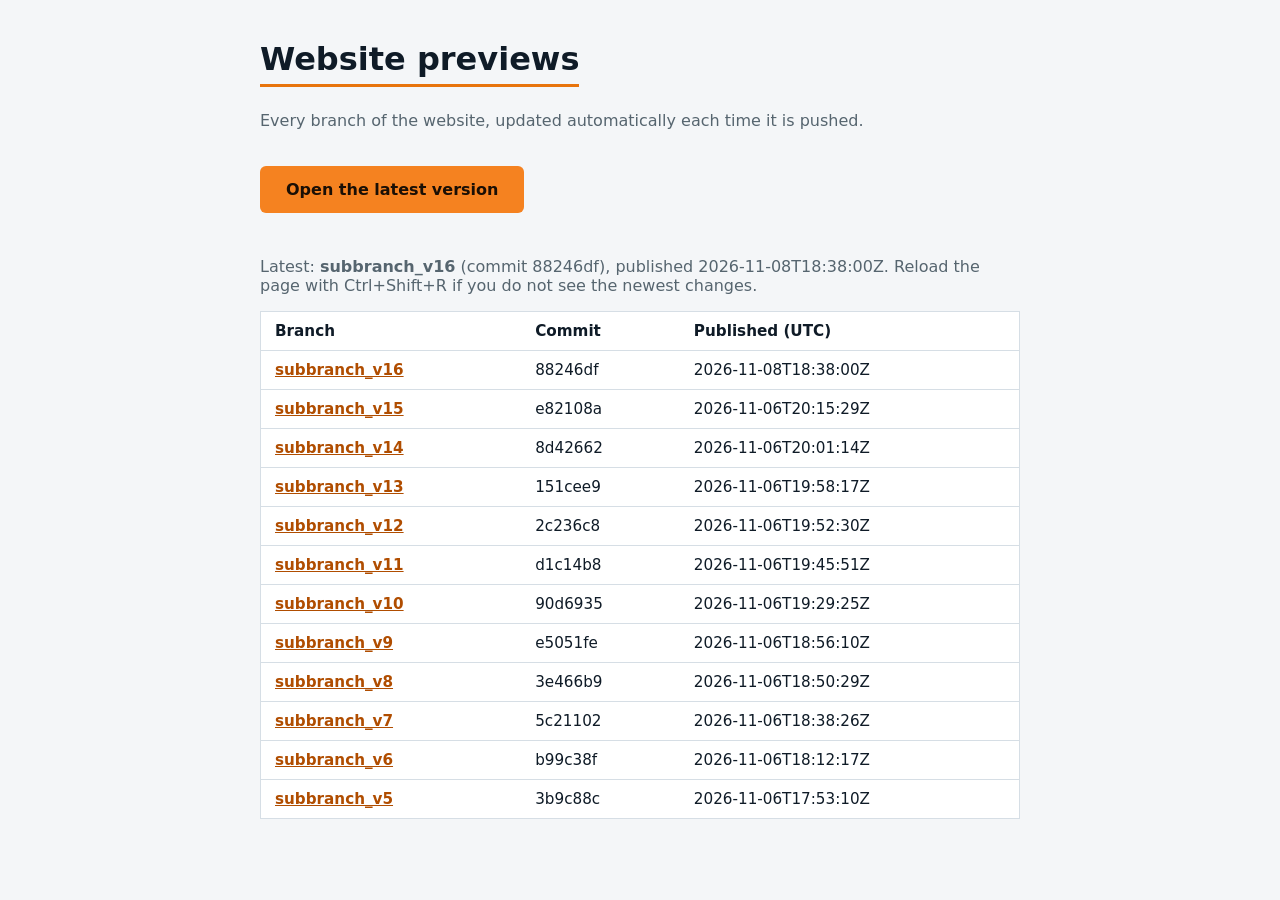
<file: index.html>
<!doctype html>
<html lang="en">
<head>
  <meta charset="utf-8">
  <meta name="viewport" content="width=device-width, initial-scale=1">
  <title>Website previews</title>
  <style>
    body { font-family: system-ui, sans-serif; background: #f4f6f8; color: #0f1b27; margin: 0; }
    main { max-width: 760px; margin: 0 auto; padding: 40px 20px; }
    h1 { margin: 0 0 8px; border-bottom: 3px solid #e8740c; display: inline-block; padding-bottom: 6px; }
    .big { display: inline-block; margin: 20px 0 28px; padding: 14px 26px; background: #f58220; color: #1a0f05; font-weight: 700; border-radius: 6px; text-decoration: none; }
    table { width: 100%; border-collapse: collapse; background: #fff; border: 1px solid #d6dee5; }
    th, td { text-align: left; padding: 10px 14px; border-top: 1px solid #d6dee5; font-size: 0.95rem; }
    a { color: #b04d00; font-weight: 600; }
    p { color: #56656f; }
  </style>
</head>
<body>
<main>
  <h1>Website previews</h1>
  <p>Every branch of the website, updated automatically each time it is pushed.</p>
  <a class="big" href="latest/">Open the latest version</a>
  <p>Latest: <strong>subbranch_v16</strong> (commit 88246df), published 2026-11-08T18:38:00Z. Reload the page with Ctrl+Shift+R if you do not see the newest changes.</p>
  <table>
    <tr><th>Branch</th><th>Commit</th><th>Published (UTC)</th></tr>
    <tr><td><a href="subbranch_v16/">subbranch_v16</a></td><td>88246df</td><td>2026-11-08T18:38:00Z</td></tr><tr><td><a href="subbranch_v15/">subbranch_v15</a></td><td>e82108a</td><td>2026-11-06T20:15:29Z</td></tr><tr><td><a href="subbranch_v14/">subbranch_v14</a></td><td>8d42662</td><td>2026-11-06T20:01:14Z</td></tr><tr><td><a href="subbranch_v13/">subbranch_v13</a></td><td>151cee9</td><td>2026-11-06T19:58:17Z</td></tr><tr><td><a href="subbranch_v12/">subbranch_v12</a></td><td>2c236c8</td><td>2026-11-06T19:52:30Z</td></tr><tr><td><a href="subbranch_v11/">subbranch_v11</a></td><td>d1c14b8</td><td>2026-11-06T19:45:51Z</td></tr><tr><td><a href="subbranch_v10/">subbranch_v10</a></td><td>90d6935</td><td>2026-11-06T19:29:25Z</td></tr><tr><td><a href="subbranch_v9/">subbranch_v9</a></td><td>e5051fe</td><td>2026-11-06T18:56:10Z</td></tr><tr><td><a href="subbranch_v8/">subbranch_v8</a></td><td>3e466b9</td><td>2026-11-06T18:50:29Z</td></tr><tr><td><a href="subbranch_v7/">subbranch_v7</a></td><td>5c21102</td><td>2026-11-06T18:38:26Z</td></tr><tr><td><a href="subbranch_v6/">subbranch_v6</a></td><td>b99c38f</td><td>2026-11-06T18:12:17Z</td></tr><tr><td><a href="subbranch_v5/">subbranch_v5</a></td><td>3b9c88c</td><td>2026-11-06T17:53:10Z</td></tr>
  </table>
</main>
</body>
</html>
</file>
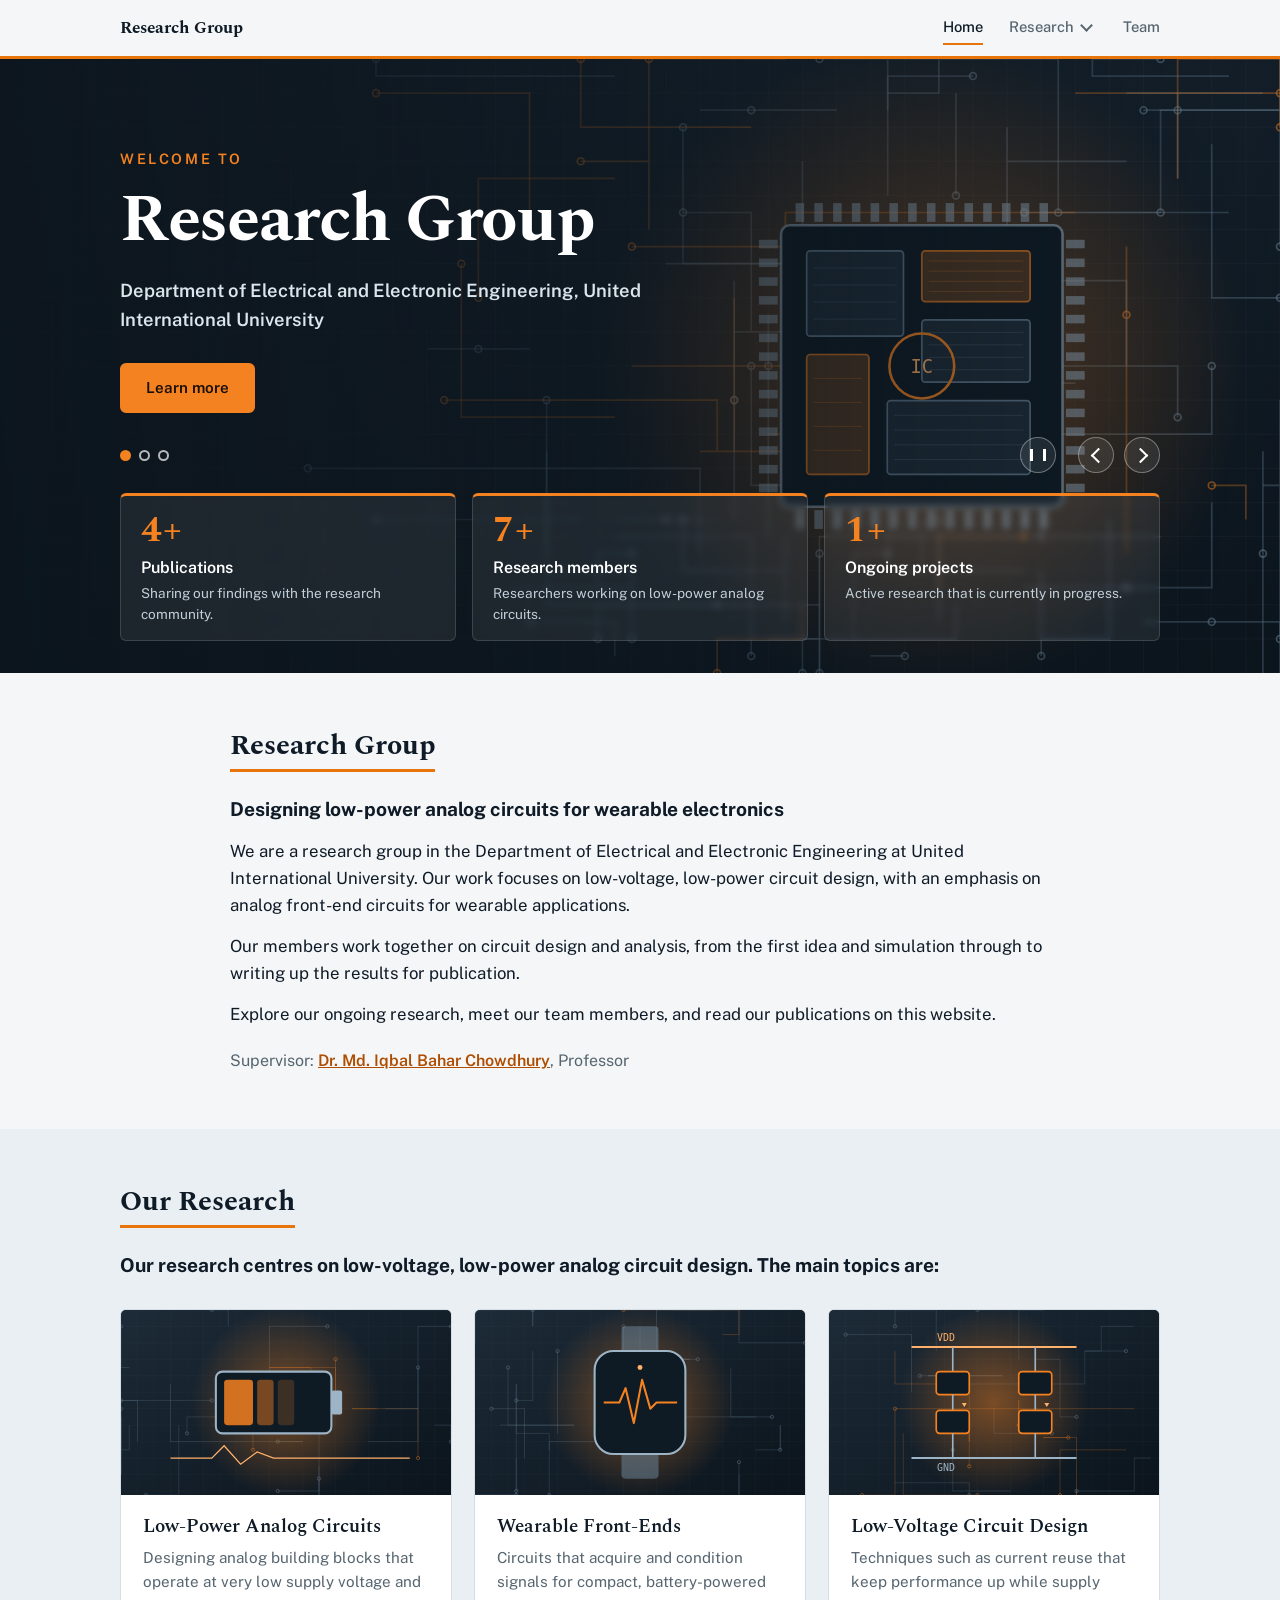
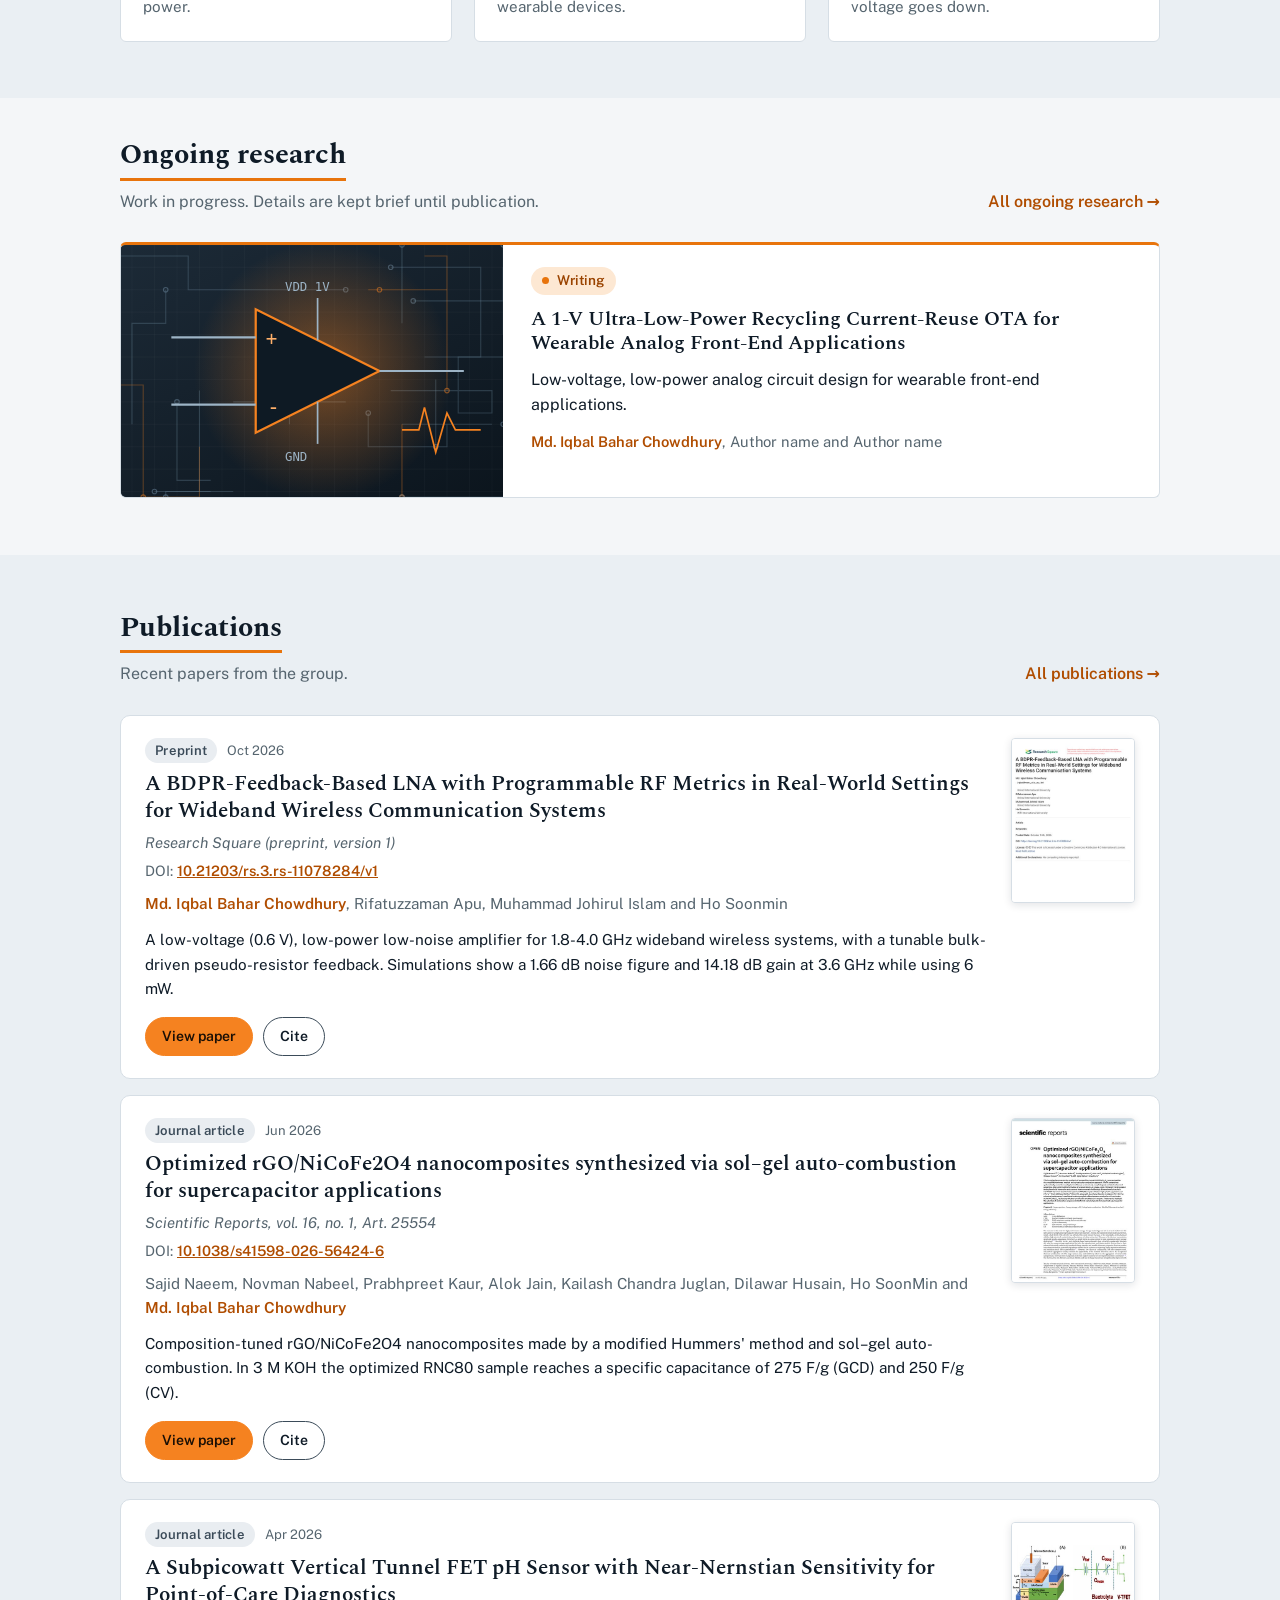
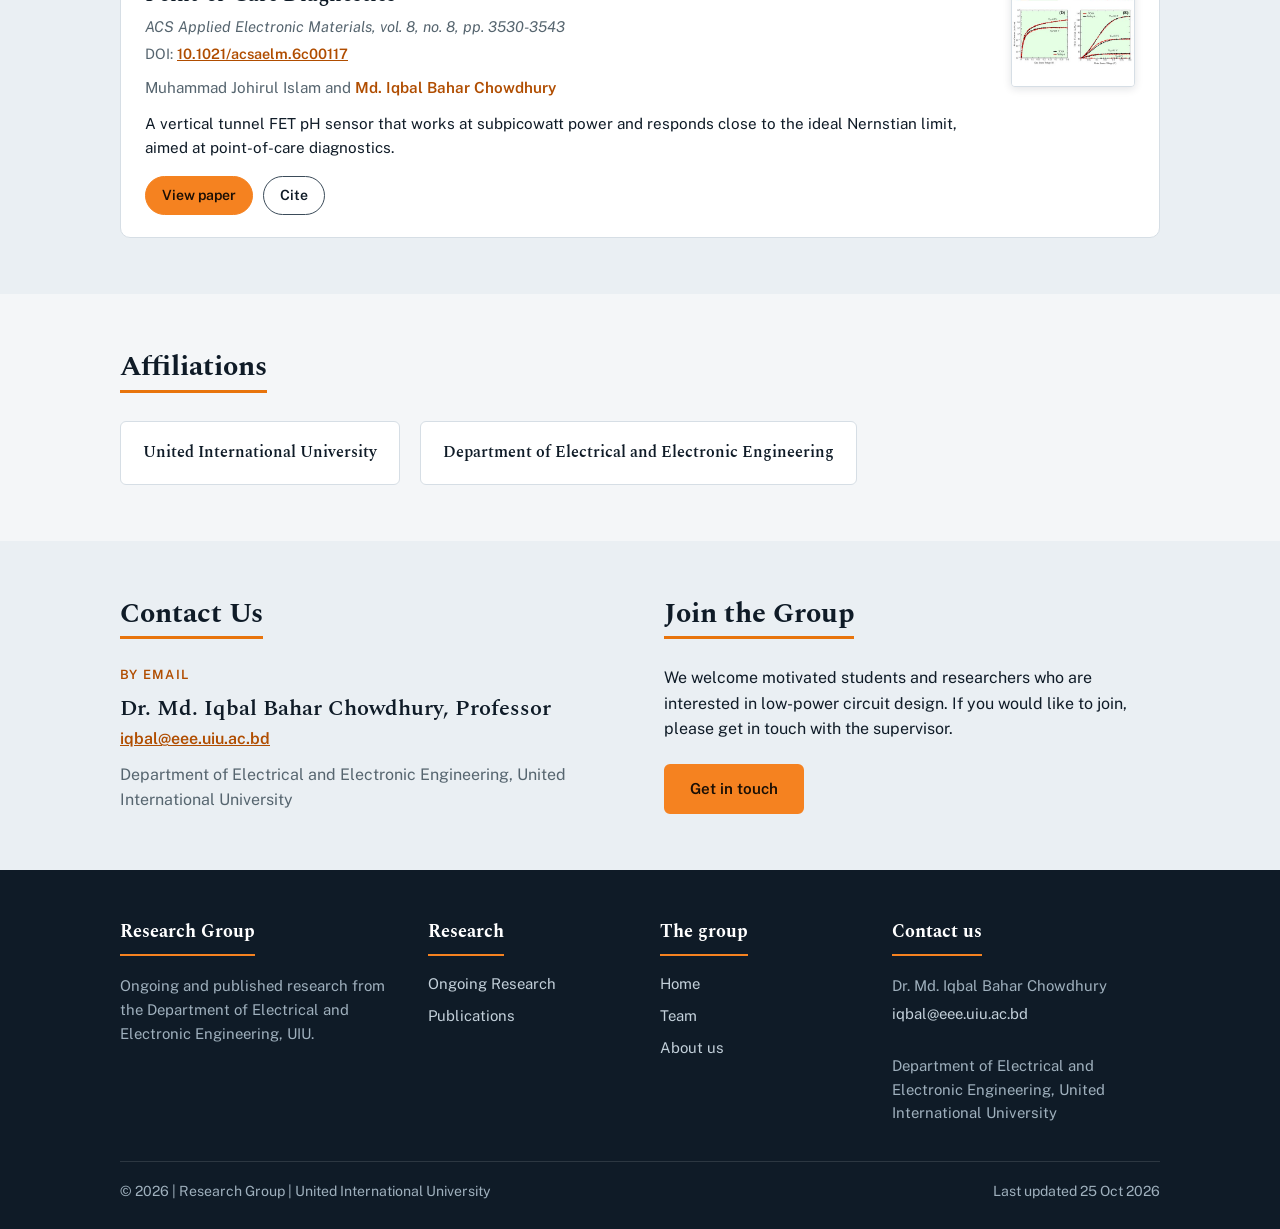
<file: latest/index.html>
<!doctype html>
<html lang="en">
<head>
  <meta charset="utf-8">
  <meta name="viewport" content="width=device-width, initial-scale=1">
  <title>Research Group</title>
  <meta name="description" content="Ongoing research, publications and team of the research group in the Department of Electrical and Electronic Engineering, UIU.">
  <link rel="preconnect" href="https://fonts.googleapis.com">
  <link rel="preconnect" href="https://fonts.gstatic.com" crossorigin>
  <link href="https://fonts.googleapis.com/css2?family=Public+Sans:wght@400;500;600&family=Spectral:wght@400;600;700&display=swap" rel="stylesheet">
  <link rel="stylesheet" href="style.css">
</head>
<body data-page="home">
  <a class="skip" href="#main">Skip to content</a>

  <header class="topbar">
    <div class="wrap topbar-inner">
      <a class="brand" href="index.html" id="brand">Research Group</a>
      <button class="nav-toggle" type="button" aria-expanded="false" aria-controls="site-nav" aria-label="Toggle menu"><span></span></button>
      <nav class="site-nav" id="site-nav" aria-label="Main">
        <a href="index.html" aria-current="page">Home</a>
        <div class="has-sub">
          <a href="ongoing.html">Research</a>
          <button class="sub-toggle" type="button" aria-expanded="false" aria-label="Show Research submenu"></button>
          <ul class="submenu">
            <li><a href="ongoing.html">Ongoing Research</a></li>
            <li><a href="publications.html">Publications</a></li>
          </ul>
        </div>
        <a href="team.html">Team</a>
      </nav>
    </div>
  </header>

  <main id="main">
    <section class="hero-home" id="top" role="region" aria-roledescription="carousel" aria-label="Highlights">
      <div class="hero-stage">
        <div class="hero-slider" id="hero-slider"></div>
        <div class="wrap hero-controls" id="hero-controls">
          <div class="hero-dots" id="hero-dots"></div>
          <button class="hero-pause" id="hero-pause" type="button" aria-label="Pause slides"></button>
          <button class="hero-arrow hero-prev" id="hero-prev" type="button" aria-label="Previous slide"></button>
          <button class="hero-arrow hero-next" id="hero-next" type="button" aria-label="Next slide"></button>
        </div>
      </div>
      <div class="wrap hero-stats" id="stats"></div>
    </section>

    <section class="section" id="about" aria-labelledby="h-about">
      <div class="wrap about-wrap">
        <h2 class="title-bar" id="h-about">About</h2>
        <p class="about-lead" id="about-lead"></p>
        <div class="about-body" id="about-body"></div>
        <p class="about-sup" id="about-sup"></p>
      </div>
    </section>

    <section class="section section-alt" id="focus" aria-labelledby="h-focus">
      <div class="wrap">
        <h2 class="title-bar" id="h-focus">Our Research</h2>
        <p class="about-lead" id="research-intro"></p>
        <div class="areas" id="areas"></div>
      </div>
    </section>

    <section class="section" id="ongoing" aria-labelledby="h-ongoing">
      <div class="wrap">
        <div class="section-head">
          <div>
            <h2 id="h-ongoing">Ongoing research</h2>
            <p class="section-note">Work in progress. Details are kept brief until publication.</p>
          </div>
          <a class="link-arrow" href="ongoing.html">All ongoing research</a>
        </div>
        <div class="cards" id="ongoing-list"></div>
      </div>
    </section>

    <section class="section section-alt" id="publications" aria-labelledby="h-pubs">
      <div class="wrap">
        <div class="section-head">
          <div>
            <h2 id="h-pubs">Publications</h2>
            <p class="section-note">Recent papers from the group.</p>
          </div>
          <a class="link-arrow" href="publications.html">All publications</a>
        </div>
        <div id="pub-preview"></div>
      </div>
    </section>

    <section class="section" id="affiliations" aria-labelledby="h-affil">
      <div class="wrap">
        <h2 class="title-bar" id="h-affil">Affiliations</h2>
        <ul class="affil" id="affil-list"></ul>
      </div>
    </section>

    <section class="section section-alt" id="contact" aria-labelledby="h-contact">
      <div class="wrap cta-grid">
        <div class="cta-col">
          <h2 class="title-bar" id="h-contact">Contact Us</h2>
          <div class="contact-block">
            <p class="contact-small">By Email</p>
            <p class="contact-name" id="c-name"></p>
            <p><a class="contact-mail" id="c-mail" href="#"></a></p>
            <p class="contact-addr" id="c-addr"></p>
          </div>
        </div>
        <div class="cta-col">
          <h2 class="title-bar" id="h-join">Join the Group</h2>
          <p class="join-text" id="join-text"></p>
          <a class="btn btn-primary" id="join-btn" href="team.html">Get in touch</a>
        </div>
      </div>
    </section>
  </main>

  <footer class="site-footer">
    <div class="wrap">
      <div class="footer-cols">
        <div class="fcol fcol-brand">
          <p class="footer-title" id="f-brand">Research Group</p>
          <p class="fmuted" id="f-tagline"></p>
        </div>
        <div class="fcol">
          <p class="footer-title">Research</p>
          <a href="ongoing.html">Ongoing Research</a>
          <a href="publications.html">Publications</a>
        </div>
        <div class="fcol">
          <p class="footer-title">The group</p>
          <a href="index.html">Home</a>
          <a href="team.html">Team</a>
          <a href="index.html#about">About us</a>
        </div>
        <div class="fcol">
          <p class="footer-title">Contact us</p>
          <p class="fmuted" id="f-contact"></p>
        </div>
      </div>
      <div class="footer-bottom">
        <p id="f-copy"></p>
        <p id="f-updated"></p>
      </div>
    </div>
  </footer>

  <noscript><p class="wrap noscript">Please turn on JavaScript to see the research list.</p></noscript>
  <script>
    // If data.js has a mistake, remember where, so the page can point to it.
    window.addEventListener("error", function (e) {
      if (e.filename && /data\.js/.test(e.filename) && !window.__dataError) {
        window.__dataError = { line: e.lineno, message: e.message };
      }
    });
  </script>
  <script src="data.js"></script>
  <script src="script.js"></script>
</body>
</html>
</file>
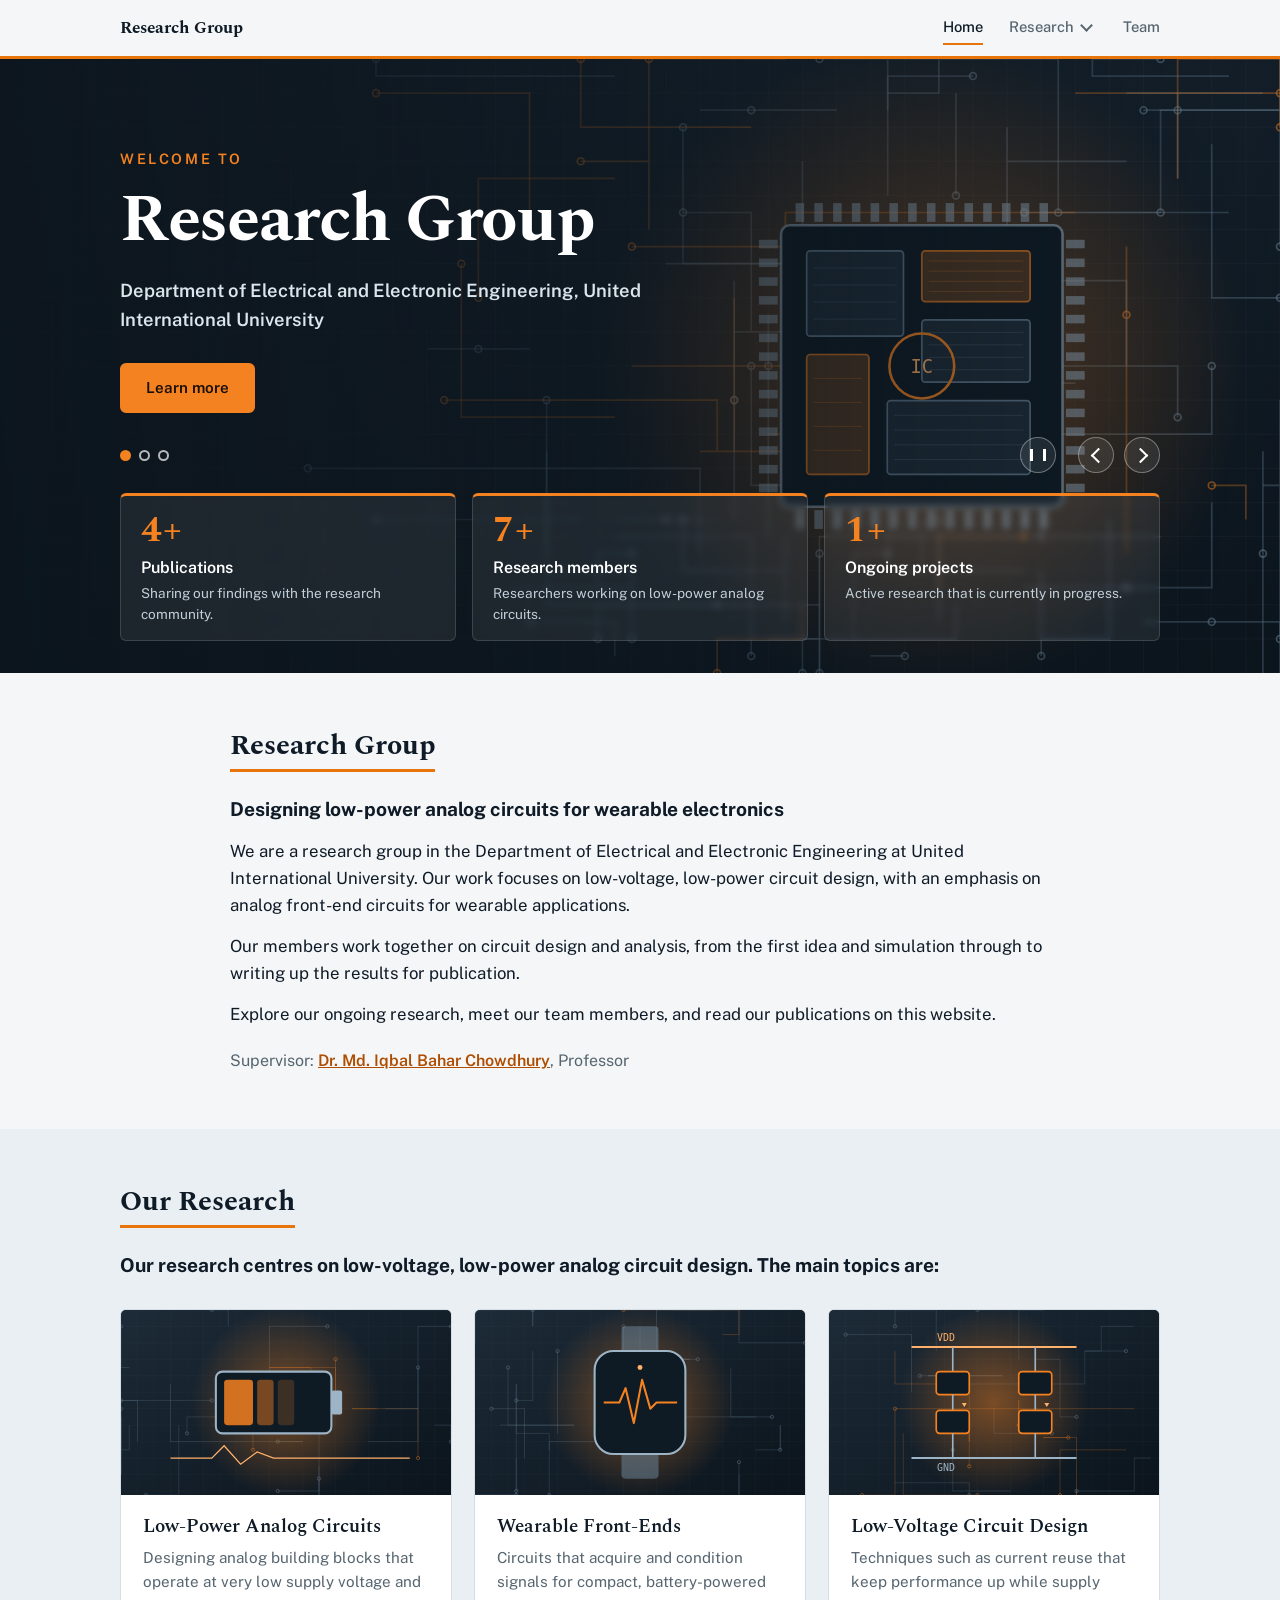
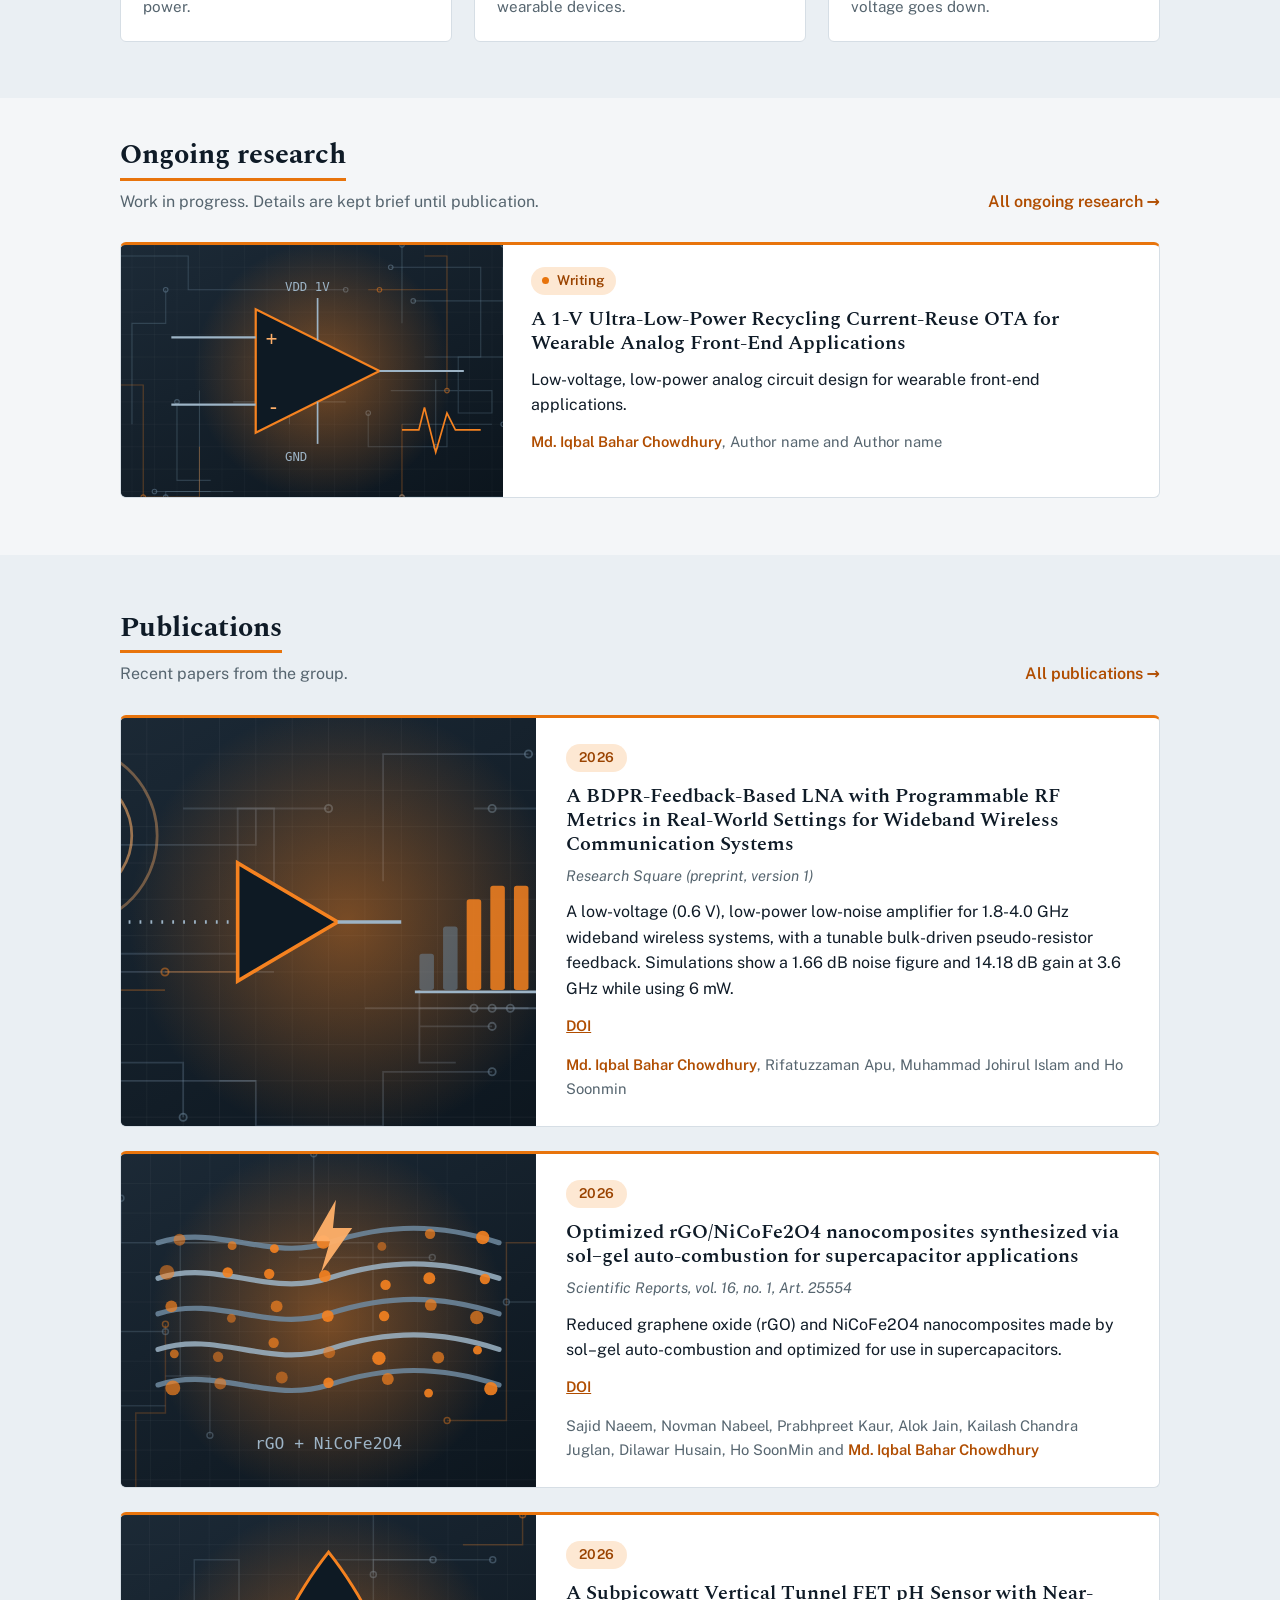
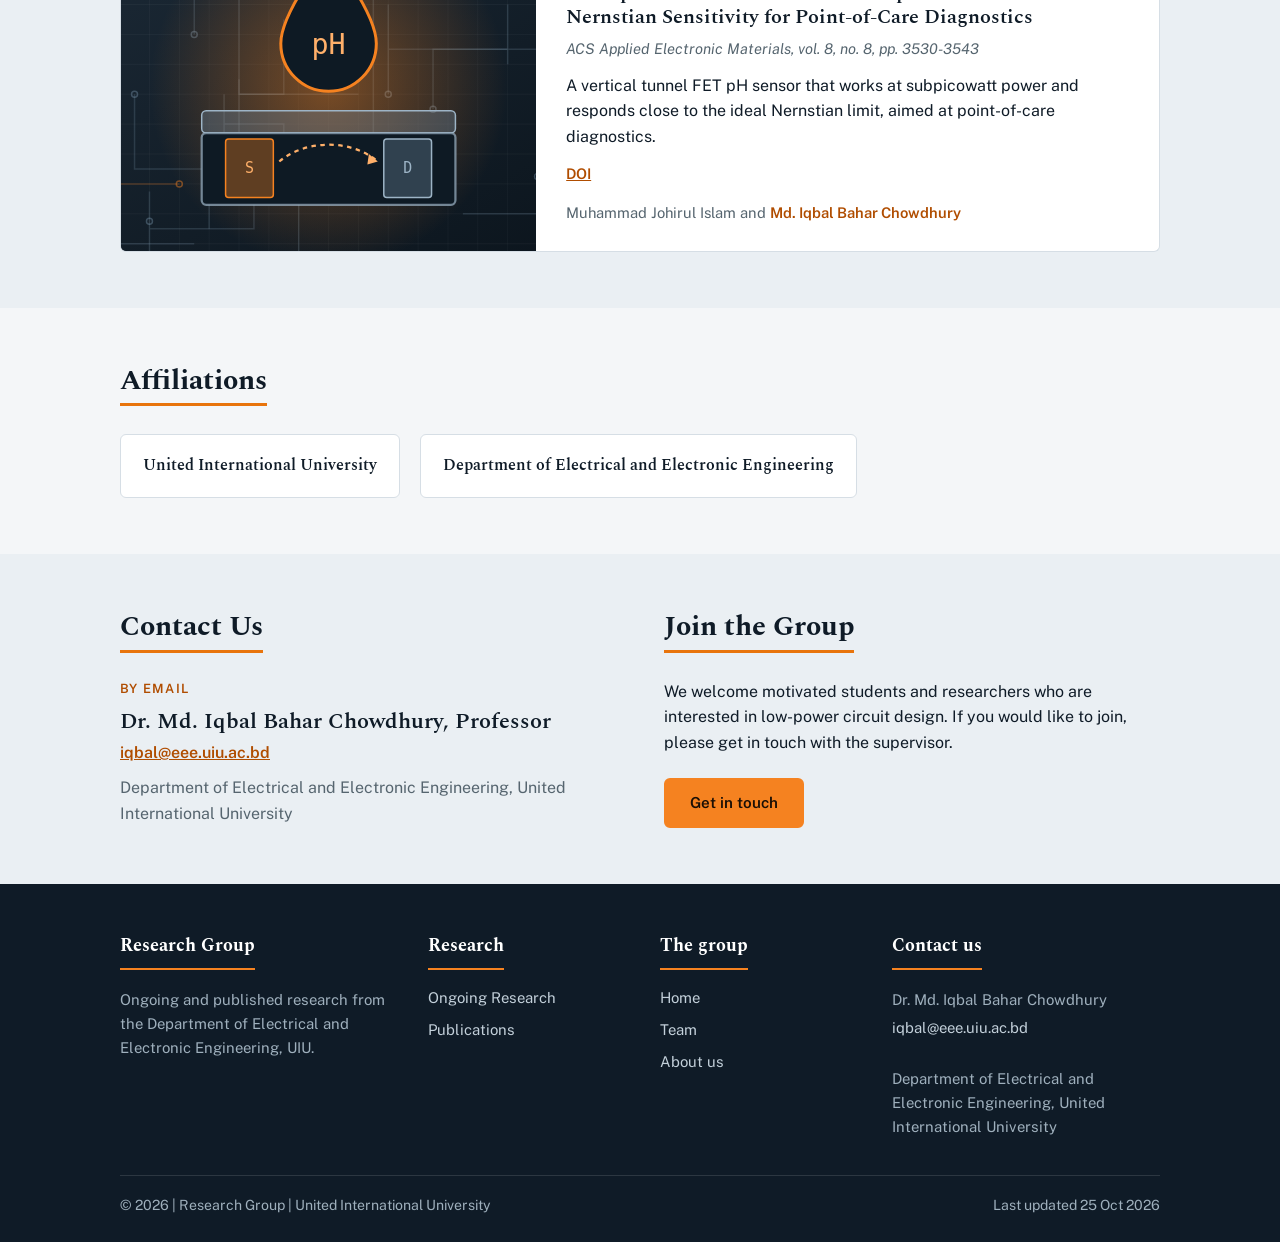
<file: subbranch_v5/index.html>
<!doctype html>
<html lang="en">
<head>
  <meta charset="utf-8">
  <meta name="viewport" content="width=device-width, initial-scale=1">
  <title>Research Group</title>
  <meta name="description" content="Ongoing research, publications and team of the research group in the Department of Electrical and Electronic Engineering, UIU.">
  <link rel="preconnect" href="https://fonts.googleapis.com">
  <link rel="preconnect" href="https://fonts.gstatic.com" crossorigin>
  <link href="https://fonts.googleapis.com/css2?family=Public+Sans:wght@400;500;600&family=Spectral:wght@400;600;700&display=swap" rel="stylesheet">
  <link rel="stylesheet" href="style.css">
</head>
<body data-page="home">
  <a class="skip" href="#main">Skip to content</a>

  <header class="topbar">
    <div class="wrap topbar-inner">
      <a class="brand" href="index.html" id="brand">Research Group</a>
      <button class="nav-toggle" type="button" aria-expanded="false" aria-controls="site-nav" aria-label="Toggle menu"><span></span></button>
      <nav class="site-nav" id="site-nav" aria-label="Main">
        <a href="index.html" aria-current="page">Home</a>
        <div class="has-sub">
          <a href="ongoing.html">Research</a>
          <button class="sub-toggle" type="button" aria-expanded="false" aria-label="Show Research submenu"></button>
          <ul class="submenu">
            <li><a href="ongoing.html">Ongoing Research</a></li>
            <li><a href="publications.html">Publications</a></li>
          </ul>
        </div>
        <a href="team.html">Team</a>
      </nav>
    </div>
  </header>

  <main id="main">
    <section class="hero-home" id="top" role="region" aria-roledescription="carousel" aria-label="Highlights">
      <div class="hero-stage">
        <div class="hero-slider" id="hero-slider"></div>
        <div class="wrap hero-controls" id="hero-controls">
          <div class="hero-dots" id="hero-dots"></div>
          <button class="hero-pause" id="hero-pause" type="button" aria-label="Pause slides"></button>
          <button class="hero-arrow hero-prev" id="hero-prev" type="button" aria-label="Previous slide"></button>
          <button class="hero-arrow hero-next" id="hero-next" type="button" aria-label="Next slide"></button>
        </div>
      </div>
      <div class="wrap hero-stats" id="stats"></div>
    </section>

    <section class="section" id="about" aria-labelledby="h-about">
      <div class="wrap about-wrap">
        <h2 class="title-bar" id="h-about">About</h2>
        <p class="about-lead" id="about-lead"></p>
        <div class="about-body" id="about-body"></div>
        <p class="about-sup" id="about-sup"></p>
      </div>
    </section>

    <section class="section section-alt" id="focus" aria-labelledby="h-focus">
      <div class="wrap">
        <h2 class="title-bar" id="h-focus">Our Research</h2>
        <p class="about-lead" id="research-intro"></p>
        <div class="areas" id="areas"></div>
      </div>
    </section>

    <section class="section" id="ongoing" aria-labelledby="h-ongoing">
      <div class="wrap">
        <div class="section-head">
          <div>
            <h2 id="h-ongoing">Ongoing research</h2>
            <p class="section-note">Work in progress. Details are kept brief until publication.</p>
          </div>
          <a class="link-arrow" href="ongoing.html">All ongoing research</a>
        </div>
        <div class="cards" id="ongoing-list"></div>
      </div>
    </section>

    <section class="section section-alt" id="publications" aria-labelledby="h-pubs">
      <div class="wrap">
        <div class="section-head">
          <div>
            <h2 id="h-pubs">Publications</h2>
            <p class="section-note">Recent papers from the group.</p>
          </div>
          <a class="link-arrow" href="publications.html">All publications</a>
        </div>
        <div class="cards pub-stack" id="pub-preview"></div>
      </div>
    </section>

    <section class="section" id="affiliations" aria-labelledby="h-affil">
      <div class="wrap">
        <h2 class="title-bar" id="h-affil">Affiliations</h2>
        <ul class="affil" id="affil-list"></ul>
      </div>
    </section>

    <section class="section section-alt" id="contact" aria-labelledby="h-contact">
      <div class="wrap cta-grid">
        <div class="cta-col">
          <h2 class="title-bar" id="h-contact">Contact Us</h2>
          <div class="contact-block">
            <p class="contact-small">By Email</p>
            <p class="contact-name" id="c-name"></p>
            <p><a class="contact-mail" id="c-mail" href="#"></a></p>
            <p class="contact-addr" id="c-addr"></p>
          </div>
        </div>
        <div class="cta-col">
          <h2 class="title-bar" id="h-join">Join the Group</h2>
          <p class="join-text" id="join-text"></p>
          <a class="btn btn-primary" id="join-btn" href="team.html">Get in touch</a>
        </div>
      </div>
    </section>
  </main>

  <footer class="site-footer">
    <div class="wrap">
      <div class="footer-cols">
        <div class="fcol fcol-brand">
          <p class="footer-title" id="f-brand">Research Group</p>
          <p class="fmuted" id="f-tagline"></p>
        </div>
        <div class="fcol">
          <p class="footer-title">Research</p>
          <a href="ongoing.html">Ongoing Research</a>
          <a href="publications.html">Publications</a>
        </div>
        <div class="fcol">
          <p class="footer-title">The group</p>
          <a href="index.html">Home</a>
          <a href="team.html">Team</a>
          <a href="index.html#about">About us</a>
        </div>
        <div class="fcol">
          <p class="footer-title">Contact us</p>
          <p class="fmuted" id="f-contact"></p>
        </div>
      </div>
      <div class="footer-bottom">
        <p id="f-copy"></p>
        <p id="f-updated"></p>
      </div>
    </div>
  </footer>

  <noscript><p class="wrap noscript">Please turn on JavaScript to see the research list.</p></noscript>
  <script>
    // If data.js has a mistake, remember where, so the page can point to it.
    window.addEventListener("error", function (e) {
      if (e.filename && /data\.js/.test(e.filename) && !window.__dataError) {
        window.__dataError = { line: e.lineno, message: e.message };
      }
    });
  </script>
  <script src="data.js"></script>
  <script src="script.js"></script>
</body>
</html>
</file>
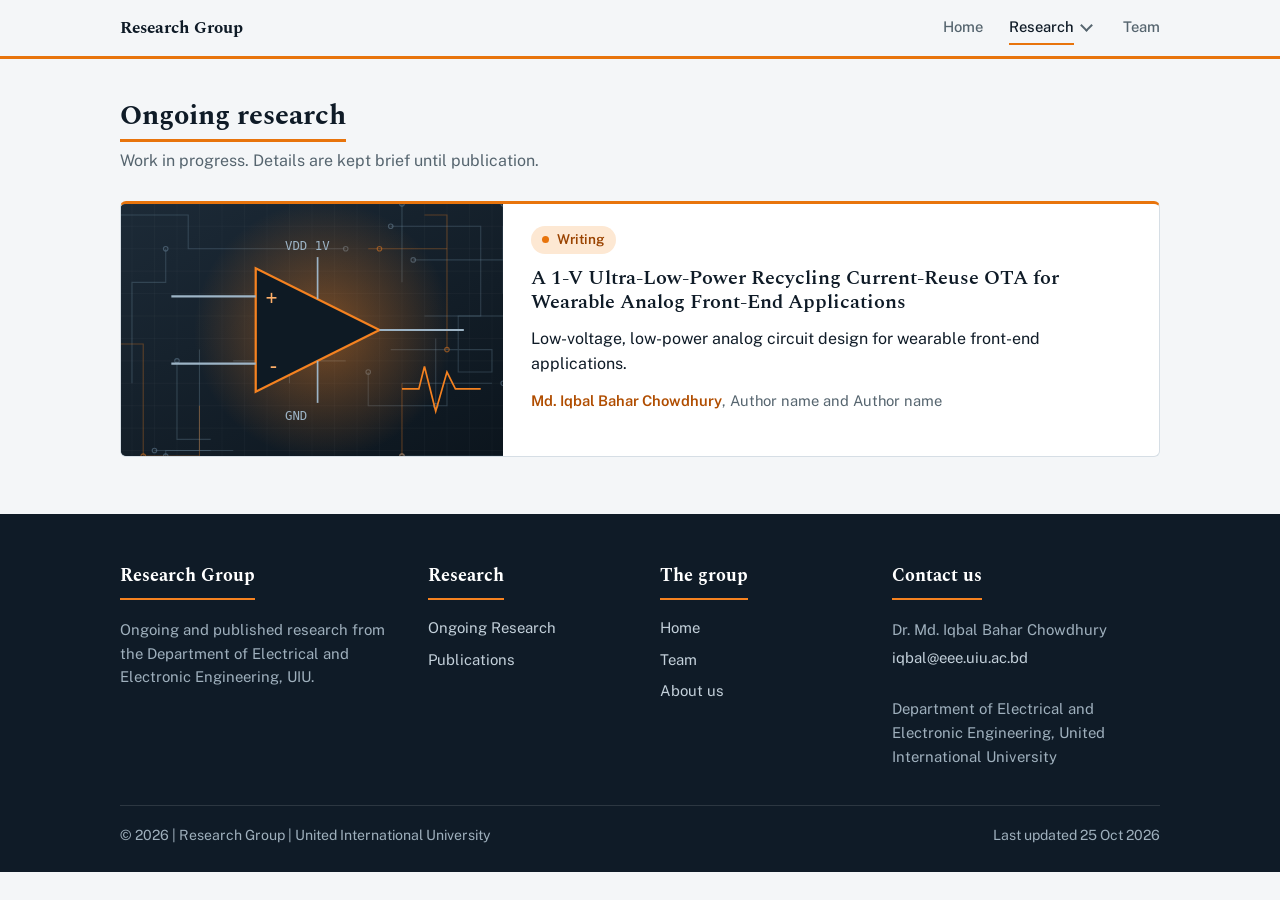
<file: ongoing.html>
<!doctype html>
<html lang="en">
<head>
  <meta charset="utf-8">
  <meta name="viewport" content="width=device-width, initial-scale=1">
  <title>Ongoing Research | Research Group</title>
  <meta name="description" content="Ongoing research of the research group.">
  <link rel="preconnect" href="https://fonts.googleapis.com">
  <link rel="preconnect" href="https://fonts.gstatic.com" crossorigin>
  <link href="https://fonts.googleapis.com/css2?family=Public+Sans:wght@400;500;600&family=Spectral:wght@400;600;700&display=swap" rel="stylesheet">
  <link rel="stylesheet" href="style.css">
</head>
<body data-page="ongoing">
  <a class="skip" href="#main">Skip to content</a>

  <header class="topbar">
    <div class="wrap topbar-inner">
      <a class="brand" href="index.html" id="brand">Research Group</a>
      <button class="nav-toggle" type="button" aria-expanded="false" aria-controls="site-nav" aria-label="Toggle menu"><span></span></button>
      <nav class="site-nav" id="site-nav" aria-label="Main">
        <a href="index.html">Home</a>
        <div class="has-sub">
          <a href="ongoing.html" aria-current="page">Research</a>
          <button class="sub-toggle" type="button" aria-expanded="false" aria-label="Show Research submenu"></button>
          <ul class="submenu">
            <li><a href="ongoing.html" aria-current="page">Ongoing Research</a></li>
            <li><a href="publications.html">Publications</a></li>
          </ul>
        </div>
        <a href="team.html">Team</a>
      </nav>
    </div>
  </header>

  <main id="main">
    <section class="section" id="ongoing" aria-labelledby="h-ongoing">
      <div class="wrap">
        <h2 id="h-ongoing">Ongoing research</h2>
        <p class="section-note">Work in progress. Details are kept brief until publication.</p>
        <div class="cards" id="ongoing-list"></div>
      </div>
    </section>
  </main>

  <footer class="site-footer">
    <div class="wrap">
      <div class="footer-cols">
        <div class="fcol fcol-brand">
          <p class="footer-title" id="f-brand">Research Group</p>
          <p class="fmuted" id="f-tagline"></p>
        </div>
        <div class="fcol">
          <p class="footer-title">Research</p>
          <a href="ongoing.html">Ongoing Research</a>
          <a href="publications.html">Publications</a>
        </div>
        <div class="fcol">
          <p class="footer-title">The group</p>
          <a href="index.html">Home</a>
          <a href="team.html">Team</a>
          <a href="index.html#about">About us</a>
        </div>
        <div class="fcol">
          <p class="footer-title">Contact us</p>
          <p class="fmuted" id="f-contact"></p>
        </div>
      </div>
      <div class="footer-bottom">
        <p id="f-copy"></p>
        <p id="f-updated"></p>
      </div>
    </div>
  </footer>

  <noscript><p class="wrap noscript">Please turn on JavaScript to see the research list.</p></noscript>
  <script>
    // If data.js has a mistake, remember where, so the page can point to it.
    window.addEventListener("error", function (e) {
      if (e.filename && /data\.js/.test(e.filename) && !window.__dataError) {
        window.__dataError = { line: e.lineno, message: e.message };
      }
    });
  </script>
  <script src="data.js"></script>
  <script src="script.js"></script>
</body>
</html>
</file>
<file: latest/style.css>
/* ---------- Tokens ---------- */
:root {
  --bg: #f4f6f8;
  --bg-alt: #eaeff3;
  --surface: #ffffff;
  --ink: #0f1b27;
  --muted: #56656f;
  --line: #d6dee5;
  --slate: #3b4b59;
  --slate-soft: #e9edf1;
  --amber-btn: #f58220;
  --amber-soft: #fde8d3;
  --amber-ink: #9a4300;
  --amber: #e8740c;
  --amber-text: #b04d00;

  --serif: "Spectral", Georgia, "Times New Roman", serif;
  --sans: "Public Sans", system-ui, -apple-system, "Segoe UI", Roboto, sans-serif;

  --radius: 6px;
  --wrap: 1080px;
}

@media (prefers-color-scheme: dark) {
  :root:not([data-theme="light"]) {
    --bg: #0d141b;
    --bg-alt: #111b24;
    --surface: #152029;
    --ink: #e8eef3;
    --muted: #9aa9b5;
    --line: #26343f;
    --slate: #a9bccb;
    --slate-soft: #1d2a35;
    --amber-btn: #ff9a3c;
    --amber-soft: #3b2410;
    --amber-ink: #ffb06a;
    --amber: #ff9a3c;
    --amber-text: #ffa04a;
  }
}
:root[data-theme="dark"] {
  --bg: #0d141b;
  --bg-alt: #111b24;
  --surface: #152029;
  --ink: #e8eef3;
  --muted: #9aa9b5;
  --line: #26343f;
  --slate: #a9bccb;
  --slate-soft: #1d2a35;
  --amber-btn: #ff9a3c;
  --amber-soft: #3b2410;
  --amber-ink: #ffb06a;
  --amber: #ff9a3c;
  --amber-text: #ffa04a;
}

/* ---------- Base ---------- */
[hidden] { display: none !important; }
* { box-sizing: border-box; }
html { scroll-behavior: smooth; scroll-padding-top: 72px; }
body {
  margin: 0;
  background: var(--bg);
  color: var(--ink);
  font-family: var(--sans);
  font-size: 16px;
  line-height: 1.6;
  -webkit-font-smoothing: antialiased;
}
h1, h2, h3 { font-family: var(--serif); line-height: 1.2; margin: 0; }
p { margin: 0; }
a { color: var(--amber-text); }
a:hover { text-decoration-thickness: 2px; }
:focus-visible { outline: 3px solid var(--amber); outline-offset: 2px; border-radius: 2px; }

.wrap { max-width: var(--wrap); margin: 0 auto; padding: 0 20px; }

.skip {
  position: absolute; left: 12px; top: -48px;
  background: var(--ink); color: var(--bg);
  padding: 8px 14px; border-radius: var(--radius); z-index: 20;
}
.skip:focus { top: 12px; }

/* ---------- Top bar ---------- */
.topbar {
  position: sticky; top: 0; z-index: 10;
  background: var(--bg);
  border-bottom: 3px solid var(--amber);
}
.topbar-inner { display: flex; align-items: center; justify-content: space-between; gap: 24px; min-height: 56px; }
.brand {
  font-family: var(--serif); font-weight: 700; font-size: 1.05rem;
  color: var(--ink); text-decoration: none; white-space: nowrap;
}
.brand:hover { text-decoration: none; color: var(--amber-text); }
.site-nav { display: flex; align-items: center; gap: 26px; }
.site-nav a {
  color: var(--muted); text-decoration: none; font-size: 0.92rem; font-weight: 500;
  white-space: nowrap; padding: 4px 0; border-bottom: 2px solid transparent;
}
.site-nav a:hover, .site-nav a[aria-current="page"] { color: var(--ink); border-bottom-color: var(--amber); }

/* Research dropdown (opens on hover, keyboard focus, or the caret button) */
.has-sub { position: relative; display: flex; align-items: center; gap: 2px; }
.sub-toggle {
  appearance: none; background: none; border: 0; padding: 6px; margin: 0; cursor: pointer;
  color: var(--muted); display: grid; place-items: center; border-radius: 4px;
}
.sub-toggle::before {
  content: ""; width: 7px; height: 7px; border-right: 2px solid currentColor; border-bottom: 2px solid currentColor;
  transform: translateY(-2px) rotate(45deg); transition: transform 0.15s;
}
.has-sub:hover .sub-toggle, .sub-toggle:hover { color: var(--ink); }
.has-sub.open .sub-toggle::before { transform: translateY(1px) rotate(225deg); }
.submenu {
  list-style: none; margin: 0; padding: 6px;
  position: absolute; top: 100%; left: -14px; min-width: 200px;
  background: var(--surface); border: 1px solid var(--line); border-top: 3px solid var(--amber);
  border-radius: 0 0 var(--radius) var(--radius); box-shadow: 0 10px 24px rgba(15, 27, 39, 0.12);
  opacity: 0; visibility: hidden; transform: translateY(6px);
  transition: opacity 0.15s, transform 0.15s, visibility 0.15s;
}
.has-sub::after { content: ""; position: absolute; left: 0; right: 0; top: 100%; height: 12px; } /* hover bridge */
.has-sub:hover .submenu, .has-sub:focus-within .submenu, .has-sub.open .submenu {
  opacity: 1; visibility: visible; transform: none;
}
.submenu a { display: block; padding: 9px 12px; border: 0; border-radius: 4px; color: var(--ink); }
.submenu a:hover, .submenu a[aria-current="page"] { background: var(--amber-soft); color: var(--amber-ink); }

.nav-toggle {
  display: none; appearance: none; background: none; border: 1px solid var(--line); border-radius: var(--radius);
  width: 42px; height: 38px; cursor: pointer; color: var(--ink); position: relative;
}
.nav-toggle span, .nav-toggle span::before, .nav-toggle span::after {
  content: ""; position: absolute; left: 11px; width: 18px; height: 2px; background: currentColor; border-radius: 2px;
}
.nav-toggle span { top: 17px; }
.nav-toggle span::before { left: 0; top: -6px; }
.nav-toggle span::after { left: 0; top: 6px; }

/* ---------- Hero ---------- */
.hero { padding: 56px 0 8px; }
.hero-grid { display: block; }
.hero-where { color: var(--muted); font-size: 0.95rem; margin-bottom: 14px; }
.hero h1 { font-size: clamp(2.1rem, 4.6vw, 3.3rem); font-weight: 700; letter-spacing: -0.01em; }
.hero-tagline { margin-top: 18px; font-size: 1.12rem; max-width: 34em; }
.hero-interests { margin-top: 14px; color: var(--muted); max-width: 34em; }
.hero-super { margin-top: 14px; font-size: 0.95rem; }
.hero-super strong { color: var(--amber-text); }

@media (prefers-reduced-motion: reduce) {
  html { scroll-behavior: auto; }
}

/* ---------- Sections ---------- */
.section { padding: 56px 0; }
.section-alt { background: var(--bg-alt); }
#ongoing { padding-top: 40px; }
.section h2 { font-size: 1.75rem; font-weight: 700; display: inline-block; padding-bottom: 6px; border-bottom: 3px solid var(--amber); }
.section-note { color: var(--muted); margin-top: 6px; }
.section h2 + :is(.cards, #published-list, #pi-card) { margin-top: 28px; }
.section-note + :is(.cards, #published-list) { margin-top: 28px; }

/* ---------- Ongoing cards ---------- */
.cards { display: grid; grid-template-columns: repeat(auto-fit, minmax(300px, 1fr)); gap: 20px; }
.card {
  background: var(--surface); border: 1px solid var(--line); border-top: 3px solid var(--amber);
  border-radius: var(--radius); padding: 22px 22px 20px; display: flex; flex-direction: column; gap: 12px;
}
.card h3 { font-size: 1.25rem; font-weight: 600; }
.card-desc { color: var(--ink); }
.card { overflow: hidden; }
.card-media { display: block; width: calc(100% + 44px); margin: -22px -22px 4px; height: 210px; object-fit: cover; background: var(--slate); }
.card-authors { color: var(--muted); font-size: 0.92rem; margin-top: auto; }
.card-links { display: flex; gap: 14px; flex-wrap: wrap; font-size: 0.92rem; font-weight: 600; }

.status {
  align-self: flex-start; display: inline-flex; align-items: center; gap: 8px;
  background: var(--amber-soft); color: var(--amber-ink);
  font-size: 0.85rem; font-weight: 600; padding: 3px 11px; border-radius: 999px;
}
.status::before { content: ""; width: 7px; height: 7px; border-radius: 50%; background: var(--amber); }

.empty { color: var(--muted); font-style: italic; }

/* ---------- Published list ---------- */
.year-group { display: grid; grid-template-columns: 90px 1fr; gap: 8px 24px; padding: 22px 0; border-top: 1px solid var(--line); }
.year-group:first-child { border-top: 0; padding-top: 0; }
.year { font-family: var(--serif); font-size: 1.5rem; font-weight: 700; color: var(--amber-text); }
.pub-list { list-style: none; margin: 0; padding: 0; display: flex; flex-direction: column; gap: 22px; }
.pub-title { font-weight: 600; }
.pub-authors, .pub-venue { color: var(--muted); font-size: 0.93rem; margin-top: 3px; }
.pub-links { display: flex; gap: 14px; margin-top: 6px; font-size: 0.9rem; font-weight: 600; }
.is-pi { color: var(--amber-text); font-weight: 600; }

/* ---------- Members ---------- */
.pi {
  display: flex; gap: 24px; align-items: center;
  background: var(--surface); border: 1px solid var(--line); border-radius: var(--radius); padding: 24px;
}
.pi h3 { font-size: 1.4rem; }
.pi p { color: var(--muted); }
.pi .pi-role { color: var(--ink); margin-top: 2px; }
.pi .pi-mail { margin-top: 8px; font-size: 0.93rem; }

.people {
  list-style: none; margin: 20px 0 0; padding: 0;
  display: grid; grid-template-columns: repeat(auto-fill, minmax(230px, 1fr)); gap: 20px;
}
.person {
  background: var(--surface); border: 1px solid var(--line); border-radius: var(--radius);
  padding: 20px; display: flex; flex-direction: column; gap: 4px;
}
.person .avatar { margin-bottom: 10px; }
.person h3 { font-size: 1.1rem; font-weight: 600; }
.person-role { color: var(--ink); font-size: 0.93rem; }
.person-interest { color: var(--muted); font-size: 0.9rem; margin-top: 4px; }

.avatar {
  width: 72px; height: 72px; border-radius: 50%; flex: none; overflow: hidden;
  background: var(--amber-soft); color: var(--amber-text);
  display: grid; place-items: center;
  font-family: var(--serif); font-weight: 700; font-size: 1.5rem;
}
.avatar img { width: 100%; height: 100%; object-fit: cover; display: block; }
.pi .avatar { width: 96px; height: 96px; font-size: 2rem; }

/* ---------- Footer ---------- */
.footer { border-top: 1px solid var(--line); padding: 28px 0 40px; color: var(--muted); font-size: 0.92rem; }
.footer-inner { display: flex; justify-content: space-between; flex-wrap: wrap; gap: 8px 24px; }
.noscript { padding-top: 24px; }

/* ---------- Small screens ---------- */
@media (max-width: 820px) {
  .hero { padding: 32px 0 8px; }
  html { scroll-padding-top: 72px; }
  .year-group { grid-template-columns: 1fr; gap: 6px; }
}
@media (max-width: 560px) {
  .pi { flex-direction: column; align-items: flex-start; }
  .cards { grid-template-columns: 1fr; }
}

/* ---------- data.js error screen ---------- */
.problem { max-width: 760px; padding-top: 48px; padding-bottom: 48px; }
.problem h3 { font-size: 1.15rem; margin-top: 28px; }
.problem ol { margin: 10px 0 0; padding-left: 22px; }
.problem li { margin-top: 6px; }
.problem-where { margin-top: 18px; padding: 12px 14px; background: var(--amber-soft); color: var(--amber-ink); border-radius: var(--radius); font-weight: 600; }

@media print {
  .topbar, .skip, .hero-controls, .site-footer { display: none; }
  body { background: #fff; }
}

/* ==========================================================================
   Home page (OSON Lab layout) and Team page (TERRER Lab layout).
   Same tokens, fonts and accent colour as the rest of the site.
   ========================================================================== */

.sr-only { position: absolute; width: 1px; height: 1px; padding: 0; margin: -1px; overflow: hidden; clip: rect(0, 0, 0, 0); white-space: nowrap; border: 0; }

/* ---------- Buttons and links ---------- */
.btn {
  display: inline-flex; align-items: center; gap: 8px;
  padding: 11px 24px; border-radius: var(--radius); font-weight: 600; font-size: 0.95rem;
  text-decoration: none; border: 2px solid var(--amber-btn); transition: transform 0.15s, background 0.15s;
}
.btn-primary { background: var(--amber-btn); color: #1a0f05; }
.btn-primary:hover { background: var(--amber); text-decoration: none; transform: translateY(-1px); }
.link-arrow { font-weight: 600; text-decoration: none; white-space: nowrap; }
.link-arrow::after { content: " \2192"; }
.link-arrow:hover { text-decoration: underline; }

/* ---------- Section heads ---------- */
.section-head { display: flex; align-items: flex-end; justify-content: space-between; gap: 16px 24px; flex-wrap: wrap; margin-bottom: 28px; }
.section-head h2 { display: inline-block; }
.section-head .section-note { margin-top: 8px; }
.title-bar { font-size: 1.9rem; font-weight: 700; display: inline-block; padding-bottom: 6px; border-bottom: 3px solid var(--amber); }

/* ---------- Home: hero slider ---------- */
.hero-home {
  position: relative; color: #fff; overflow: hidden;
  background:
    linear-gradient(90deg, rgba(11, 20, 28, 0.9) 0%, rgba(11, 20, 28, 0.62) 50%, rgba(11, 20, 28, 0.15) 100%),
    var(--hero-img, none) center right / cover no-repeat,
    radial-gradient(circle at 1px 1px, rgba(255, 255, 255, 0.07) 1.2px, transparent 1.4px) 0 0 / 26px 26px,
    radial-gradient(circle at 82% 18%, rgba(245, 130, 32, 0.28), transparent 46%),
    linear-gradient(135deg, #1d2b38 0%, #0f1b27 100%);
}
.hero-stage { position: relative; }
.hero-slider { display: grid; }
.hero-slide {
  grid-area: 1 / 1; max-width: var(--wrap); width: 100%; margin: 0 auto; padding: 88px 20px 80px;
  display: flex; flex-direction: column; align-items: flex-start; justify-content: center; min-height: 420px;
  opacity: 0; visibility: hidden; transform: translateX(40px);
  transition: opacity 0.5s ease, transform 0.5s ease, visibility 0.5s;
}
.hero-slide.is-active { opacity: 1; visibility: visible; transform: none; }
.hero-intro { font-size: 0.9rem; font-weight: 600; letter-spacing: 0.18em; text-transform: uppercase; color: var(--amber-btn); margin-bottom: 14px; }
.hero-title { font-family: var(--serif); font-weight: 700; line-height: 1.1; letter-spacing: -0.02em; font-size: clamp(2.3rem, 6vw, 4.2rem); max-width: 14em; color: #fff; }
.hero-text { margin-top: 18px; font-size: 1.15rem; font-weight: 600; max-width: 34em; color: #dbe5ec; }
.hero-slide .btn { margin-top: 28px; }

.hero-controls { position: absolute; left: 0; right: 0; bottom: 20px; height: 36px; pointer-events: none; }
.hero-controls > * { pointer-events: auto; }
.hero-dots { position: absolute; left: 20px; bottom: 12px; display: flex; gap: 8px; }
.hero-dot { width: 11px; height: 11px; padding: 0; border-radius: 50%; border: 2px solid rgba(255, 255, 255, 0.7); background: transparent; cursor: pointer; }
.hero-dot[aria-current="true"] { background: var(--amber-btn); border-color: var(--amber-btn); }
.hero-pause, .hero-arrow {
  position: absolute; bottom: 0; width: 36px; height: 36px; border-radius: 50%; cursor: pointer;
  border: 1px solid rgba(255, 255, 255, 0.35); background: rgba(255, 255, 255, 0.08); color: #fff;
}
.hero-pause:hover, .hero-arrow:hover { background: var(--amber-btn); border-color: var(--amber-btn); color: #1a0f05; }
.hero-pause { right: 124px; }
.hero-prev { right: 66px; }
.hero-next { right: 20px; }
.hero-pause::before { content: ""; display: block; margin: auto; width: 10px; height: 12px; border-left: 3px solid currentColor; border-right: 3px solid currentColor; }
.hero-pause.is-paused::before { width: 0; height: 0; border: 0; border-left: 10px solid currentColor; border-top: 6px solid transparent; border-bottom: 6px solid transparent; }
.hero-arrow::before { content: ""; display: block; margin: auto; width: 9px; height: 9px; border-top: 2px solid currentColor; border-right: 2px solid currentColor; }
.hero-prev::before { transform: translateX(2px) rotate(-135deg); }
.hero-next::before { transform: translateX(-2px) rotate(45deg); }

/* Stats overlay on the hero (each block links to its page) */
.hero-stats { display: grid; grid-template-columns: repeat(3, 1fr); gap: 16px; padding-bottom: 32px; }
.hero-stat {
  display: block; text-decoration: none; color: #fff; padding: 16px 20px 14px;
  background: rgba(255, 255, 255, 0.07); border: 1px solid rgba(255, 255, 255, 0.14); border-top: 3px solid var(--amber-btn);
  border-radius: var(--radius); backdrop-filter: blur(3px); transition: transform 0.15s, background 0.15s;
}
.hero-stat:hover { background: rgba(255, 255, 255, 0.13); transform: translateY(-3px); text-decoration: none; }
.hero-stat-num { font-family: var(--serif); font-size: 2.3rem; font-weight: 700; line-height: 1; color: var(--amber-btn); }
.hero-stat-title { font-weight: 600; margin-top: 6px; }
.hero-stat-desc { font-size: 0.85rem; color: #c3d0da; margin-top: 2px; }

/* ---------- Home: about and research ---------- */
.about-wrap { max-width: 860px; }
.about-lead { margin-top: 22px; font-size: 1.2rem; font-weight: 700; }
.about-body p { margin-top: 14px; font-size: 1.05rem; }
.about-sup { margin-top: 20px; color: var(--muted); }
.about-sup a { font-weight: 600; }

.areas { display: grid; grid-template-columns: repeat(auto-fit, minmax(260px, 1fr)); gap: 22px; margin-top: 28px; }
.area {
  display: flex; flex-direction: column; text-decoration: none; color: var(--ink);
  background: var(--surface); border: 1px solid var(--line); border-radius: var(--radius); overflow: hidden;
  transition: transform 0.15s, border-color 0.15s, box-shadow 0.15s;
}
.area:hover { transform: translateY(-4px); border-color: var(--amber); box-shadow: 0 12px 24px rgba(15, 27, 39, 0.1); text-decoration: none; }
.area-media { aspect-ratio: 16 / 9; background: linear-gradient(135deg, var(--slate), #0f1b27); display: grid; place-items: center; position: relative; overflow: hidden; }
.area-media::after { content: ""; position: absolute; inset: auto -30px -50px auto; width: 150px; height: 150px; border-radius: 50%; background: radial-gradient(circle, rgba(245, 130, 32, 0.55), transparent 70%); }
.area-media img { width: 100%; height: 100%; object-fit: cover; display: block; }
.area-media:has(img)::after { display: none; }
.area-num { font-family: var(--serif); font-weight: 700; font-size: 3.4rem; color: #fff; opacity: 0.92; position: relative; z-index: 1; }
.area-body { padding: 20px 22px 22px; }
.area h3 { font-size: 1.2rem; font-weight: 600; margin-bottom: 8px; }
.area p { color: var(--muted); font-size: 0.95rem; }

/* ---------- Home: affiliations ---------- */
.affil { list-style: none; margin: 28px 0 0; padding: 0; display: flex; flex-wrap: wrap; gap: 16px 20px; align-items: center; }
.affil a, .affil span.affil-item {
  display: inline-flex; align-items: center; justify-content: center; min-height: 64px; padding: 12px 22px;
  background: var(--surface); border: 1px solid var(--line); border-radius: var(--radius);
  color: var(--ink); font-family: var(--serif); font-weight: 600; text-decoration: none;
}
.affil a:hover { border-color: var(--amber); text-decoration: none; }
.affil img { max-height: 48px; width: auto; display: block; }

/* ---------- Home: contact + join ---------- */
.cta-grid { display: grid; grid-template-columns: 1fr 1fr; gap: 48px; }
.contact-block { margin-top: 26px; }
.contact-small { font-size: 0.8rem; font-weight: 600; letter-spacing: 0.1em; text-transform: uppercase; color: var(--amber-text); }
.contact-name { font-family: var(--serif); font-size: 1.35rem; font-weight: 600; margin-top: 6px; }
.contact-mail { font-weight: 600; }
.contact-addr { color: var(--muted); margin-top: 10px; max-width: 28em; }
.join-text { margin-top: 26px; max-width: 32em; }
.cta-col .btn { margin-top: 22px; }

/* ---------- Site footer (4 columns + bottom bar) ---------- */
.site-footer { background: #0f1b27; color: #c3d0da; padding: 48px 0 0; font-size: 0.93rem; }
.footer-cols { display: grid; grid-template-columns: 1.4fr 1fr 1fr 1.4fr; gap: 32px 40px; padding-bottom: 36px; }
.footer-title { font-family: var(--serif); font-weight: 700; font-size: 1.1rem; color: #fff; margin-bottom: 12px; padding-bottom: 8px; border-bottom: 2px solid var(--amber-btn); display: inline-block; }
.fcol a { display: block; color: #c3d0da; text-decoration: none; padding: 4px 0; }
.fcol a:hover { color: var(--amber-btn); text-decoration: underline; }
.fcol p + p { margin-top: 6px; }
.fmuted { color: #9fb0bd; }
.footer-bottom { border-top: 1px solid rgba(255, 255, 255, 0.12); padding: 18px 0 26px; display: flex; flex-wrap: wrap; justify-content: space-between; gap: 6px 24px; color: #9fb0bd; font-size: 0.88rem; }

/* ---------- Team page (TERRER-style profiles) ---------- */
.tp-section { padding: 40px 0 64px; }
.tp-hero { position: relative; border-radius: 16px; overflow: hidden; min-height: 230px; background: linear-gradient(135deg, #1d2b38, #0f1b27); }
.tp-hero-bg { position: absolute; inset: 0; background-size: cover; background-position: center 32%; }
.tp-hero-sc { position: absolute; inset: 0; background: linear-gradient(90deg, rgba(13, 20, 27, 0.9), rgba(13, 20, 27, 0.45)); }
.tp-hero::after { content: ""; position: absolute; right: -80px; top: -80px; width: 320px; height: 320px; border-radius: 50%; background: radial-gradient(circle, rgba(245, 130, 32, 0.32), transparent 68%); }
.tp-hero-b { position: relative; z-index: 1; padding: 2.2rem 2.4rem; min-height: 230px; display: flex; flex-direction: column; justify-content: flex-end; }
.tp-eyebrow { color: var(--amber-btn); font-size: 0.8rem; font-weight: 600; letter-spacing: 0.16em; text-transform: uppercase; margin-bottom: 10px; }
.tp-title { color: #fff; font-weight: 700; font-size: 2.6rem; line-height: 1.1; }
.tp-sub { color: #dbe5ec; font-size: 1.05rem; margin-top: 12px; max-width: 38em; }

.tp-feat {
  display: flex; gap: 28px; align-items: flex-start; margin-top: 2.4rem;
  background: var(--surface); border: 1px solid var(--line); border-top: 3px solid var(--amber); border-radius: 16px; padding: 1.9rem;
}
.tp-photo, .tp-ph { flex: none; border-radius: 14px; overflow: hidden; }
.tp-photo img { width: 100%; height: 100%; object-fit: cover; display: block; }
.tp-ph { display: grid; place-items: center; background: var(--amber-soft); color: var(--amber-text); font-family: var(--serif); font-weight: 700; font-size: 2.1rem; }
.tp-feat .tp-photo, .tp-feat .tp-ph { width: 168px; height: 168px; }
.tp-card .tp-photo, .tp-card .tp-ph { width: 104px; font-size: 1.7rem; }
.tp-card .tp-ph { height: 104px; }
/* A member photo keeps its own proportions: square pictures stay square, a full portrait is shown whole (not cropped). */
.tp-card .tp-photo { height: auto; }
.tp-card .tp-photo img { height: auto; }
.tp-feat-b { min-width: 0; }
.tp-name { font-family: var(--serif); font-weight: 600; font-size: 1.5rem; color: var(--ink); line-height: 1.2; }
.tp-card .tp-name { font-size: 1.15rem; }
.tp-role { font-size: 0.78rem; letter-spacing: 0.06em; text-transform: uppercase; color: var(--amber-text); font-weight: 600; margin-top: 4px; }
.tp-bio { font-size: 0.95rem; line-height: 1.65; color: var(--muted); margin-top: 12px; }
.tp-bio + .tp-bio { margin-top: 0.75em; }
.tp-card .tp-bio { font-size: 0.9rem; margin-top: 8px; }
.tp-links { display: flex; gap: 8px; margin-top: 12px; flex-wrap: wrap; }
.tp-links a.tp-link {
  font-size: 0.76rem; font-weight: 600; color: var(--amber-ink); text-decoration: none;
  border: 1px solid var(--amber); background: var(--amber-soft); padding: 3px 12px; border-radius: 20px;
}
.tp-links a.tp-link:hover { background: var(--amber-btn); color: #1a0f05; }

.tp-grid { display: grid; grid-template-columns: repeat(auto-fit, minmax(340px, 1fr)); gap: 16px; margin-top: 1.6rem; }
.tp-grid > .empty { grid-column: 1 / -1; }
.tp-card { display: flex; gap: 16px; align-items: flex-start; background: var(--surface); border: 1px solid var(--line); border-radius: 14px; padding: 16px; }
.tp-card-b { min-width: 0; }

.tp-alumni { margin-top: 2.8rem; border-top: 1px solid var(--line); padding-top: 1.8rem; }
.tp-h2 { font-family: var(--serif); font-weight: 600; font-size: 1.5rem; margin-bottom: 1rem; }
.tp-alum { display: flex; flex-wrap: wrap; gap: 8px 10px; }
.tp-alum span { background: var(--surface); border: 1px solid var(--line); border-radius: 20px; padding: 6px 14px; font-size: 0.9rem; color: var(--muted); }
.tp-alum em { color: var(--muted); font-style: normal; opacity: 0.8; }

/* ---------- Tablet ---------- */
@media (max-width: 960px) {
  .footer-cols { grid-template-columns: 1fr 1fr; }
  .cta-grid { grid-template-columns: 1fr; gap: 36px; }
  .hero-slide { padding: 64px 20px 80px; }
}

/* ---------- Mobile navigation ---------- */
@media (max-width: 820px) {
  .nav-toggle { display: block; }
  .site-nav {
    display: none; position: absolute; left: 0; right: 0; top: 100%;
    flex-direction: column; align-items: stretch; gap: 0;
    background: var(--bg); border-bottom: 3px solid var(--amber); padding: 8px 20px 16px;
    box-shadow: 0 12px 24px rgba(15, 27, 39, 0.12);
  }
  .site-nav.open { display: flex; }
  .site-nav > a, .has-sub > a { padding: 12px 0; border-bottom: 1px solid var(--line); font-size: 1rem; }
  .has-sub { flex-wrap: wrap; }
  .has-sub > a { flex: 1; }
  .has-sub::after { display: none; }
  .sub-toggle { display: none; }
  .submenu {
    position: static; flex-basis: 100%; opacity: 1; visibility: visible; transform: none; box-shadow: none;
    border: 0; background: transparent; padding: 0 0 0 14px; min-width: 0;
  }
  .submenu a { padding: 11px 0; border-bottom: 1px solid var(--line); border-radius: 0; font-size: 0.95rem; }

  /* Hero: arrows give way to dots, stats stack under the slides */
  .hero-arrow { display: none; }
  .hero-pause { right: 20px; }
  .hero-slide { min-height: 360px; padding: 48px 20px 76px; }
  .hero-stats { grid-template-columns: 1fr; gap: 12px; padding-bottom: 28px; }
  .hero-stat { display: grid; grid-template-columns: auto 1fr; gap: 0 16px; align-items: center; }
  .hero-stat-num { grid-row: 1 / span 2; font-size: 2rem; min-width: 2.4ch; }
  .hero-stat-title { margin-top: 0; }
}
@media (max-width: 640px) {
  .tp-title { font-size: 1.9rem; }
  .tp-hero-b { padding: 1.6rem 1.4rem; }
  .tp-feat, .tp-card { flex-direction: column; }
  .tp-feat { padding: 1.4rem; }
  .tp-grid { grid-template-columns: 1fr; }
  .footer-cols { grid-template-columns: 1fr; }
  .hero-slide .btn { width: 100%; justify-content: center; }
  .section-head { align-items: flex-start; }
}
@media (prefers-reduced-motion: reduce) {
  .hero-slide { transition: none; transform: none; }
}


/* ---------- Team: LinkedIn / UIU profile icons ---------- */
.tp-icons { display: flex; gap: 10px; margin-top: 14px; }
.tp-icon {
  width: 34px; height: 34px; border-radius: 50%; display: grid; place-items: center;
  background: var(--slate); color: #fff; text-decoration: none; transition: transform 0.15s, background 0.15s;
}
.tp-icon svg { width: 17px; height: 17px; fill: currentColor; display: block; }
a.tp-icon:hover { background: var(--amber-btn); color: #1a0f05; transform: translateY(-2px); text-decoration: none; }
.tp-icon.is-off { background: var(--slate-soft); color: var(--muted); opacity: 0.7; cursor: default; }
@media (prefers-color-scheme: dark) { :root:not([data-theme="light"]) .tp-icon { color: var(--bg); } }
:root[data-theme="dark"] .tp-icon { color: var(--bg); }
@media (prefers-color-scheme: dark) { :root:not([data-theme="light"]) .tp-icon.is-off { color: var(--muted); } }
:root[data-theme="dark"] .tp-icon.is-off { color: var(--muted); }
.tp-icons + .tp-links { margin-top: 10px; }

/* Team members: two columns on tablet and desktop */
.tp-grid { grid-template-columns: repeat(2, minmax(0, 1fr)); }
@media (max-width: 720px) {
  .tp-grid { grid-template-columns: 1fr; }
}

/* A lone ongoing card with a picture: picture on the left, text on the right (wide screens) */
.cards { container-type: inline-size; }
@container (min-width: 720px) {
  .card:only-child:has(.card-media) { display: grid; grid-template-columns: 360px 1fr; column-gap: 28px; row-gap: 12px; align-content: center; }
  .card:only-child:has(.card-media) > :not(.card-media) { grid-column: 2; }
  .card:only-child:has(.card-media) > .status { justify-self: start; }
  .card:only-child:has(.card-media) > .card-media {
    grid-column: 1; grid-row: 1 / span 6; align-self: stretch; height: auto; min-height: 240px;
    width: calc(100% + 22px); margin: -22px 0 -20px -22px;
  }
}

/* ==========================================================================
   Publications page: ResearchGate-style list with filters and endless scrolling
   ========================================================================== */
.pubs-page { padding-top: 48px; }
.pubs-head { margin-bottom: 28px; }
.pubs-head .section-note { margin-top: 10px; }
.pubs-layout { display: grid; grid-template-columns: 230px minmax(0, 1fr); gap: 32px; align-items: start; }
.pubs-layout.no-side { grid-template-columns: minmax(0, 1fr); }

/* Left filter panel */
.pubs-side { position: sticky; top: 84px; background: var(--surface); border: 1px solid var(--line); border-radius: 10px; padding: 16px 14px; }
.pubs-side-title { font-size: 0.78rem; font-weight: 600; letter-spacing: 0.1em; text-transform: uppercase; color: var(--muted); margin: 0 6px 8px; }
.pubs-filters { display: flex; flex-direction: column; gap: 4px; }
.pubs-filter {
  appearance: none; display: flex; justify-content: space-between; align-items: center; gap: 12px; width: 100%;
  background: transparent; border: 0; border-left: 3px solid transparent; border-radius: 6px; cursor: pointer;
  padding: 9px 10px; font: inherit; font-size: 0.93rem; color: var(--ink); text-align: left;
}
.pubs-filter:hover { background: var(--slate-soft); }
.pubs-filter[aria-pressed="true"] { background: var(--amber-soft); border-left-color: var(--amber); color: var(--amber-ink); font-weight: 600; }
.pubs-filter-n { font-size: 0.82rem; color: var(--muted); font-variant-numeric: tabular-nums; }
.pubs-filter[aria-pressed="true"] .pubs-filter-n { color: var(--amber-ink); }

/* The list */
.pubs-list { list-style: none; margin: 0; padding: 0; display: flex; flex-direction: column; gap: 16px; }
.pub-item {
  display: flex; gap: 24px; align-items: flex-start; justify-content: space-between;
  background: var(--surface); border: 1px solid var(--line); border-radius: 10px; padding: 22px 24px;
  transition: border-color 0.15s, box-shadow 0.15s;
}
.pub-item:hover { border-color: var(--amber); box-shadow: 0 8px 22px rgba(15, 27, 39, 0.08); }
.pub-item.is-new { animation: pub-in 0.4s ease both; }
@keyframes pub-in { from { opacity: 0; transform: translateY(14px); } to { opacity: 1; transform: none; } }
.pub-body { min-width: 0; flex: 1; }
.pub-kind { display: flex; align-items: center; gap: 10px; flex-wrap: wrap; font-size: 0.82rem; color: var(--muted); }
.pub-badge { background: var(--slate-soft); color: var(--slate); font-weight: 600; letter-spacing: 0.02em; padding: 2px 10px; border-radius: 999px; }
.pub-item .pub-name { display: block; font-family: var(--serif); font-size: 1.3rem; font-weight: 600; line-height: 1.3; margin-top: 8px; padding: 0; border: 0; }
.pub-name a { color: var(--ink); text-decoration: none; }
.pub-name a:hover { color: var(--amber-text); text-decoration: underline; text-decoration-thickness: 2px; }
.pub-where { margin-top: 6px; color: var(--muted); font-size: 0.93rem; font-style: italic; }
.pub-doi { margin-top: 4px; font-size: 0.9rem; color: var(--muted); overflow-wrap: anywhere; }
.pub-doi a { font-weight: 600; }
.pub-by { margin-top: 10px; font-size: 0.95rem; color: var(--muted); }
.pub-abs { margin-top: 12px; }
.pub-abs-text { font-size: 0.95rem; display: -webkit-box; -webkit-line-clamp: 3; -webkit-box-orient: vertical; overflow: hidden; }
.pub-abs-text.is-open { display: block; overflow: visible; }
.pub-readmore { appearance: none; background: none; border: 0; padding: 4px 0 0; cursor: pointer; font: inherit; font-size: 0.9rem; font-weight: 600; color: var(--amber-text); }
.pub-readmore:hover { text-decoration: underline; }
.pub-actions { display: flex; flex-wrap: wrap; gap: 10px; margin-top: 16px; }
.pub-btn {
  appearance: none; display: inline-flex; align-items: center; cursor: pointer; font: inherit; font-size: 0.88rem; font-weight: 600;
  padding: 7px 16px; border-radius: 999px; text-decoration: none;
  background: transparent; color: var(--ink); border: 1.5px solid var(--slate);
}
.pub-btn:hover { border-color: var(--amber); color: var(--amber-text); text-decoration: none; }
.pub-btn-main { background: var(--amber-btn); border-color: var(--amber-btn); color: #1a0f05; }
.pub-btn-main:hover { background: var(--amber); border-color: var(--amber); color: #1a0f05; }
.pub-thumb { flex: none; width: 124px; aspect-ratio: 3 / 4; object-fit: cover; object-position: top center; border-radius: 4px; border: 1px solid var(--line); background: #fff; box-shadow: 0 2px 8px rgba(15, 27, 39, 0.12); }

/* End of list / loading status */
.pubs-more { margin-top: 24px; text-align: center; }
.pubs-status { color: var(--muted); font-size: 0.93rem; }
.pubs-more .btn { margin-top: 14px; }

/* Tablet and phone: filters become a row on top, the picture moves above the text */
@media (max-width: 900px) {
  .pubs-layout { grid-template-columns: minmax(0, 1fr); gap: 20px; }
  .pubs-side { position: static; display: flex; align-items: center; gap: 12px; flex-wrap: wrap; padding: 10px 12px; }
  .pubs-side-title { margin: 0; }
  .pubs-filters { flex-direction: row; flex-wrap: wrap; gap: 8px; }
  .pubs-filter { width: auto; border-left: 0; border: 1px solid var(--line); border-radius: 999px; padding: 6px 14px; }
  .pubs-filter[aria-pressed="true"] { border-color: var(--amber); }
}
@media (max-width: 640px) {
  .pub-item { padding: 16px; gap: 14px; }
  .pub-thumb { width: 84px; }
  .pub-item .pub-name { font-size: 1.15rem; }
}
@media (prefers-reduced-motion: reduce) { .pub-item.is-new { animation: none; } }

/* Team cards keep their own height (biographies differ a lot in length) instead of stretching to the tallest card in the row */
.tp-grid { align-items: start; }
</file>
<file: subbranch_v5/style.css>
/* ---------- Tokens ---------- */
:root {
  --bg: #f4f6f8;
  --bg-alt: #eaeff3;
  --surface: #ffffff;
  --ink: #0f1b27;
  --muted: #56656f;
  --line: #d6dee5;
  --slate: #3b4b59;
  --slate-soft: #e9edf1;
  --amber-btn: #f58220;
  --amber-soft: #fde8d3;
  --amber-ink: #9a4300;
  --amber: #e8740c;
  --amber-text: #b04d00;

  --serif: "Spectral", Georgia, "Times New Roman", serif;
  --sans: "Public Sans", system-ui, -apple-system, "Segoe UI", Roboto, sans-serif;

  --radius: 6px;
  --wrap: 1080px;
}

@media (prefers-color-scheme: dark) {
  :root:not([data-theme="light"]) {
    --bg: #0d141b;
    --bg-alt: #111b24;
    --surface: #152029;
    --ink: #e8eef3;
    --muted: #9aa9b5;
    --line: #26343f;
    --slate: #a9bccb;
    --slate-soft: #1d2a35;
    --amber-btn: #ff9a3c;
    --amber-soft: #3b2410;
    --amber-ink: #ffb06a;
    --amber: #ff9a3c;
    --amber-text: #ffa04a;
  }
}
:root[data-theme="dark"] {
  --bg: #0d141b;
  --bg-alt: #111b24;
  --surface: #152029;
  --ink: #e8eef3;
  --muted: #9aa9b5;
  --line: #26343f;
  --slate: #a9bccb;
  --slate-soft: #1d2a35;
  --amber-btn: #ff9a3c;
  --amber-soft: #3b2410;
  --amber-ink: #ffb06a;
  --amber: #ff9a3c;
  --amber-text: #ffa04a;
}

/* ---------- Base ---------- */
[hidden] { display: none !important; }
* { box-sizing: border-box; }
html { scroll-behavior: smooth; scroll-padding-top: 72px; }
body {
  margin: 0;
  background: var(--bg);
  color: var(--ink);
  font-family: var(--sans);
  font-size: 16px;
  line-height: 1.6;
  -webkit-font-smoothing: antialiased;
}
h1, h2, h3 { font-family: var(--serif); line-height: 1.2; margin: 0; }
p { margin: 0; }
a { color: var(--amber-text); }
a:hover { text-decoration-thickness: 2px; }
:focus-visible { outline: 3px solid var(--amber); outline-offset: 2px; border-radius: 2px; }

.wrap { max-width: var(--wrap); margin: 0 auto; padding: 0 20px; }

.skip {
  position: absolute; left: 12px; top: -48px;
  background: var(--ink); color: var(--bg);
  padding: 8px 14px; border-radius: var(--radius); z-index: 20;
}
.skip:focus { top: 12px; }

/* ---------- Top bar ---------- */
.topbar {
  position: sticky; top: 0; z-index: 10;
  background: var(--bg);
  border-bottom: 3px solid var(--amber);
}
.topbar-inner { display: flex; align-items: center; justify-content: space-between; gap: 24px; min-height: 56px; }
.brand {
  font-family: var(--serif); font-weight: 700; font-size: 1.05rem;
  color: var(--ink); text-decoration: none; white-space: nowrap;
}
.brand:hover { text-decoration: none; color: var(--amber-text); }
.site-nav { display: flex; align-items: center; gap: 26px; }
.site-nav a {
  color: var(--muted); text-decoration: none; font-size: 0.92rem; font-weight: 500;
  white-space: nowrap; padding: 4px 0; border-bottom: 2px solid transparent;
}
.site-nav a:hover, .site-nav a[aria-current="page"] { color: var(--ink); border-bottom-color: var(--amber); }

/* Research dropdown (opens on hover, keyboard focus, or the caret button) */
.has-sub { position: relative; display: flex; align-items: center; gap: 2px; }
.sub-toggle {
  appearance: none; background: none; border: 0; padding: 6px; margin: 0; cursor: pointer;
  color: var(--muted); display: grid; place-items: center; border-radius: 4px;
}
.sub-toggle::before {
  content: ""; width: 7px; height: 7px; border-right: 2px solid currentColor; border-bottom: 2px solid currentColor;
  transform: translateY(-2px) rotate(45deg); transition: transform 0.15s;
}
.has-sub:hover .sub-toggle, .sub-toggle:hover { color: var(--ink); }
.has-sub.open .sub-toggle::before { transform: translateY(1px) rotate(225deg); }
.submenu {
  list-style: none; margin: 0; padding: 6px;
  position: absolute; top: 100%; left: -14px; min-width: 200px;
  background: var(--surface); border: 1px solid var(--line); border-top: 3px solid var(--amber);
  border-radius: 0 0 var(--radius) var(--radius); box-shadow: 0 10px 24px rgba(15, 27, 39, 0.12);
  opacity: 0; visibility: hidden; transform: translateY(6px);
  transition: opacity 0.15s, transform 0.15s, visibility 0.15s;
}
.has-sub::after { content: ""; position: absolute; left: 0; right: 0; top: 100%; height: 12px; } /* hover bridge */
.has-sub:hover .submenu, .has-sub:focus-within .submenu, .has-sub.open .submenu {
  opacity: 1; visibility: visible; transform: none;
}
.submenu a { display: block; padding: 9px 12px; border: 0; border-radius: 4px; color: var(--ink); }
.submenu a:hover, .submenu a[aria-current="page"] { background: var(--amber-soft); color: var(--amber-ink); }

.nav-toggle {
  display: none; appearance: none; background: none; border: 1px solid var(--line); border-radius: var(--radius);
  width: 42px; height: 38px; cursor: pointer; color: var(--ink); position: relative;
}
.nav-toggle span, .nav-toggle span::before, .nav-toggle span::after {
  content: ""; position: absolute; left: 11px; width: 18px; height: 2px; background: currentColor; border-radius: 2px;
}
.nav-toggle span { top: 17px; }
.nav-toggle span::before { left: 0; top: -6px; }
.nav-toggle span::after { left: 0; top: 6px; }

/* ---------- Hero ---------- */
.hero { padding: 56px 0 8px; }
.hero-grid { display: block; }
.hero-where { color: var(--muted); font-size: 0.95rem; margin-bottom: 14px; }
.hero h1 { font-size: clamp(2.1rem, 4.6vw, 3.3rem); font-weight: 700; letter-spacing: -0.01em; }
.hero-tagline { margin-top: 18px; font-size: 1.12rem; max-width: 34em; }
.hero-interests { margin-top: 14px; color: var(--muted); max-width: 34em; }
.hero-super { margin-top: 14px; font-size: 0.95rem; }
.hero-super strong { color: var(--amber-text); }

@media (prefers-reduced-motion: reduce) {
  html { scroll-behavior: auto; }
}

/* ---------- Sections ---------- */
.section { padding: 56px 0; }
.section-alt { background: var(--bg-alt); }
#ongoing { padding-top: 40px; }
.section h2 { font-size: 1.75rem; font-weight: 700; display: inline-block; padding-bottom: 6px; border-bottom: 3px solid var(--amber); }
.section-note { color: var(--muted); margin-top: 6px; }
.section h2 + :is(.cards, #published-list, #pi-card) { margin-top: 28px; }
.section-note + :is(.cards, #published-list) { margin-top: 28px; }

/* ---------- Ongoing cards ---------- */
.cards { display: grid; grid-template-columns: repeat(auto-fit, minmax(300px, 1fr)); gap: 20px; }
.card {
  background: var(--surface); border: 1px solid var(--line); border-top: 3px solid var(--amber);
  border-radius: var(--radius); padding: 22px 22px 20px; display: flex; flex-direction: column; gap: 12px;
}
.card h3 { font-size: 1.25rem; font-weight: 600; }
.card-desc { color: var(--ink); }
.card { overflow: hidden; }
.card-media { display: block; width: calc(100% + 44px); margin: -22px -22px 4px; height: 210px; object-fit: cover; background: var(--slate); }
.card-authors { color: var(--muted); font-size: 0.92rem; margin-top: auto; }
.card-links { display: flex; gap: 14px; flex-wrap: wrap; font-size: 0.92rem; font-weight: 600; }

.status {
  align-self: flex-start; display: inline-flex; align-items: center; gap: 8px;
  background: var(--amber-soft); color: var(--amber-ink);
  font-size: 0.85rem; font-weight: 600; padding: 3px 11px; border-radius: 999px;
}
.status::before { content: ""; width: 7px; height: 7px; border-radius: 50%; background: var(--amber); }

.empty { color: var(--muted); font-style: italic; }

/* ---------- Published list ---------- */
.year-group { display: grid; grid-template-columns: 90px 1fr; gap: 8px 24px; padding: 22px 0; border-top: 1px solid var(--line); }
.year-group:first-child { border-top: 0; padding-top: 0; }
.year { font-family: var(--serif); font-size: 1.5rem; font-weight: 700; color: var(--amber-text); }
.pub-list { list-style: none; margin: 0; padding: 0; display: flex; flex-direction: column; gap: 22px; }
.pub-title { font-weight: 600; }
.pub-authors, .pub-venue { color: var(--muted); font-size: 0.93rem; margin-top: 3px; }
.pub-links { display: flex; gap: 14px; margin-top: 6px; font-size: 0.9rem; font-weight: 600; }
.is-pi { color: var(--amber-text); font-weight: 600; }

/* ---------- Members ---------- */
.pi {
  display: flex; gap: 24px; align-items: center;
  background: var(--surface); border: 1px solid var(--line); border-radius: var(--radius); padding: 24px;
}
.pi h3 { font-size: 1.4rem; }
.pi p { color: var(--muted); }
.pi .pi-role { color: var(--ink); margin-top: 2px; }
.pi .pi-mail { margin-top: 8px; font-size: 0.93rem; }

.people {
  list-style: none; margin: 20px 0 0; padding: 0;
  display: grid; grid-template-columns: repeat(auto-fill, minmax(230px, 1fr)); gap: 20px;
}
.person {
  background: var(--surface); border: 1px solid var(--line); border-radius: var(--radius);
  padding: 20px; display: flex; flex-direction: column; gap: 4px;
}
.person .avatar { margin-bottom: 10px; }
.person h3 { font-size: 1.1rem; font-weight: 600; }
.person-role { color: var(--ink); font-size: 0.93rem; }
.person-interest { color: var(--muted); font-size: 0.9rem; margin-top: 4px; }

.avatar {
  width: 72px; height: 72px; border-radius: 50%; flex: none; overflow: hidden;
  background: var(--amber-soft); color: var(--amber-text);
  display: grid; place-items: center;
  font-family: var(--serif); font-weight: 700; font-size: 1.5rem;
}
.avatar img { width: 100%; height: 100%; object-fit: cover; display: block; }
.pi .avatar { width: 96px; height: 96px; font-size: 2rem; }

/* ---------- Footer ---------- */
.footer { border-top: 1px solid var(--line); padding: 28px 0 40px; color: var(--muted); font-size: 0.92rem; }
.footer-inner { display: flex; justify-content: space-between; flex-wrap: wrap; gap: 8px 24px; }
.noscript { padding-top: 24px; }

/* ---------- Small screens ---------- */
@media (max-width: 820px) {
  .hero { padding: 32px 0 8px; }
  html { scroll-padding-top: 72px; }
  .year-group { grid-template-columns: 1fr; gap: 6px; }
}
@media (max-width: 560px) {
  .pi { flex-direction: column; align-items: flex-start; }
  .cards { grid-template-columns: 1fr; }
}

/* ---------- data.js error screen ---------- */
.problem { max-width: 760px; padding-top: 48px; padding-bottom: 48px; }
.problem h3 { font-size: 1.15rem; margin-top: 28px; }
.problem ol { margin: 10px 0 0; padding-left: 22px; }
.problem li { margin-top: 6px; }
.problem-where { margin-top: 18px; padding: 12px 14px; background: var(--amber-soft); color: var(--amber-ink); border-radius: var(--radius); font-weight: 600; }

@media print {
  .topbar, .skip, .hero-controls, .site-footer { display: none; }
  body { background: #fff; }
}

/* ==========================================================================
   Home page (OSON Lab layout) and Team page (TERRER Lab layout).
   Same tokens, fonts and accent colour as the rest of the site.
   ========================================================================== */

.sr-only { position: absolute; width: 1px; height: 1px; padding: 0; margin: -1px; overflow: hidden; clip: rect(0, 0, 0, 0); white-space: nowrap; border: 0; }

/* ---------- Buttons and links ---------- */
.btn {
  display: inline-flex; align-items: center; gap: 8px;
  padding: 11px 24px; border-radius: var(--radius); font-weight: 600; font-size: 0.95rem;
  text-decoration: none; border: 2px solid var(--amber-btn); transition: transform 0.15s, background 0.15s;
}
.btn-primary { background: var(--amber-btn); color: #1a0f05; }
.btn-primary:hover { background: var(--amber); text-decoration: none; transform: translateY(-1px); }
.link-arrow { font-weight: 600; text-decoration: none; white-space: nowrap; }
.link-arrow::after { content: " \2192"; }
.link-arrow:hover { text-decoration: underline; }

/* ---------- Section heads ---------- */
.section-head { display: flex; align-items: flex-end; justify-content: space-between; gap: 16px 24px; flex-wrap: wrap; margin-bottom: 28px; }
.section-head h2 { display: inline-block; }
.section-head .section-note { margin-top: 8px; }
.title-bar { font-size: 1.9rem; font-weight: 700; display: inline-block; padding-bottom: 6px; border-bottom: 3px solid var(--amber); }

/* ---------- Home: hero slider ---------- */
.hero-home {
  position: relative; color: #fff; overflow: hidden;
  background:
    linear-gradient(90deg, rgba(11, 20, 28, 0.9) 0%, rgba(11, 20, 28, 0.62) 50%, rgba(11, 20, 28, 0.15) 100%),
    var(--hero-img, none) center right / cover no-repeat,
    radial-gradient(circle at 1px 1px, rgba(255, 255, 255, 0.07) 1.2px, transparent 1.4px) 0 0 / 26px 26px,
    radial-gradient(circle at 82% 18%, rgba(245, 130, 32, 0.28), transparent 46%),
    linear-gradient(135deg, #1d2b38 0%, #0f1b27 100%);
}
.hero-stage { position: relative; }
.hero-slider { display: grid; }
.hero-slide {
  grid-area: 1 / 1; max-width: var(--wrap); width: 100%; margin: 0 auto; padding: 88px 20px 80px;
  display: flex; flex-direction: column; align-items: flex-start; justify-content: center; min-height: 420px;
  opacity: 0; visibility: hidden; transform: translateX(40px);
  transition: opacity 0.5s ease, transform 0.5s ease, visibility 0.5s;
}
.hero-slide.is-active { opacity: 1; visibility: visible; transform: none; }
.hero-intro { font-size: 0.9rem; font-weight: 600; letter-spacing: 0.18em; text-transform: uppercase; color: var(--amber-btn); margin-bottom: 14px; }
.hero-title { font-family: var(--serif); font-weight: 700; line-height: 1.1; letter-spacing: -0.02em; font-size: clamp(2.3rem, 6vw, 4.2rem); max-width: 14em; color: #fff; }
.hero-text { margin-top: 18px; font-size: 1.15rem; font-weight: 600; max-width: 34em; color: #dbe5ec; }
.hero-slide .btn { margin-top: 28px; }

.hero-controls { position: absolute; left: 0; right: 0; bottom: 20px; height: 36px; pointer-events: none; }
.hero-controls > * { pointer-events: auto; }
.hero-dots { position: absolute; left: 20px; bottom: 12px; display: flex; gap: 8px; }
.hero-dot { width: 11px; height: 11px; padding: 0; border-radius: 50%; border: 2px solid rgba(255, 255, 255, 0.7); background: transparent; cursor: pointer; }
.hero-dot[aria-current="true"] { background: var(--amber-btn); border-color: var(--amber-btn); }
.hero-pause, .hero-arrow {
  position: absolute; bottom: 0; width: 36px; height: 36px; border-radius: 50%; cursor: pointer;
  border: 1px solid rgba(255, 255, 255, 0.35); background: rgba(255, 255, 255, 0.08); color: #fff;
}
.hero-pause:hover, .hero-arrow:hover { background: var(--amber-btn); border-color: var(--amber-btn); color: #1a0f05; }
.hero-pause { right: 124px; }
.hero-prev { right: 66px; }
.hero-next { right: 20px; }
.hero-pause::before { content: ""; display: block; margin: auto; width: 10px; height: 12px; border-left: 3px solid currentColor; border-right: 3px solid currentColor; }
.hero-pause.is-paused::before { width: 0; height: 0; border: 0; border-left: 10px solid currentColor; border-top: 6px solid transparent; border-bottom: 6px solid transparent; }
.hero-arrow::before { content: ""; display: block; margin: auto; width: 9px; height: 9px; border-top: 2px solid currentColor; border-right: 2px solid currentColor; }
.hero-prev::before { transform: translateX(2px) rotate(-135deg); }
.hero-next::before { transform: translateX(-2px) rotate(45deg); }

/* Stats overlay on the hero (each block links to its page) */
.hero-stats { display: grid; grid-template-columns: repeat(3, 1fr); gap: 16px; padding-bottom: 32px; }
.hero-stat {
  display: block; text-decoration: none; color: #fff; padding: 16px 20px 14px;
  background: rgba(255, 255, 255, 0.07); border: 1px solid rgba(255, 255, 255, 0.14); border-top: 3px solid var(--amber-btn);
  border-radius: var(--radius); backdrop-filter: blur(3px); transition: transform 0.15s, background 0.15s;
}
.hero-stat:hover { background: rgba(255, 255, 255, 0.13); transform: translateY(-3px); text-decoration: none; }
.hero-stat-num { font-family: var(--serif); font-size: 2.3rem; font-weight: 700; line-height: 1; color: var(--amber-btn); }
.hero-stat-title { font-weight: 600; margin-top: 6px; }
.hero-stat-desc { font-size: 0.85rem; color: #c3d0da; margin-top: 2px; }

/* ---------- Home: about and research ---------- */
.about-wrap { max-width: 860px; }
.about-lead { margin-top: 22px; font-size: 1.2rem; font-weight: 700; }
.about-body p { margin-top: 14px; font-size: 1.05rem; }
.about-sup { margin-top: 20px; color: var(--muted); }
.about-sup a { font-weight: 600; }

.areas { display: grid; grid-template-columns: repeat(auto-fit, minmax(260px, 1fr)); gap: 22px; margin-top: 28px; }
.area {
  display: flex; flex-direction: column; text-decoration: none; color: var(--ink);
  background: var(--surface); border: 1px solid var(--line); border-radius: var(--radius); overflow: hidden;
  transition: transform 0.15s, border-color 0.15s, box-shadow 0.15s;
}
.area:hover { transform: translateY(-4px); border-color: var(--amber); box-shadow: 0 12px 24px rgba(15, 27, 39, 0.1); text-decoration: none; }
.area-media { aspect-ratio: 16 / 9; background: linear-gradient(135deg, var(--slate), #0f1b27); display: grid; place-items: center; position: relative; overflow: hidden; }
.area-media::after { content: ""; position: absolute; inset: auto -30px -50px auto; width: 150px; height: 150px; border-radius: 50%; background: radial-gradient(circle, rgba(245, 130, 32, 0.55), transparent 70%); }
.area-media img { width: 100%; height: 100%; object-fit: cover; display: block; }
.area-media:has(img)::after { display: none; }
.area-num { font-family: var(--serif); font-weight: 700; font-size: 3.4rem; color: #fff; opacity: 0.92; position: relative; z-index: 1; }
.area-body { padding: 20px 22px 22px; }
.area h3 { font-size: 1.2rem; font-weight: 600; margin-bottom: 8px; }
.area p { color: var(--muted); font-size: 0.95rem; }

/* ---------- Home: affiliations ---------- */
.affil { list-style: none; margin: 28px 0 0; padding: 0; display: flex; flex-wrap: wrap; gap: 16px 20px; align-items: center; }
.affil a, .affil span.affil-item {
  display: inline-flex; align-items: center; justify-content: center; min-height: 64px; padding: 12px 22px;
  background: var(--surface); border: 1px solid var(--line); border-radius: var(--radius);
  color: var(--ink); font-family: var(--serif); font-weight: 600; text-decoration: none;
}
.affil a:hover { border-color: var(--amber); text-decoration: none; }
.affil img { max-height: 48px; width: auto; display: block; }

/* ---------- Home: contact + join ---------- */
.cta-grid { display: grid; grid-template-columns: 1fr 1fr; gap: 48px; }
.contact-block { margin-top: 26px; }
.contact-small { font-size: 0.8rem; font-weight: 600; letter-spacing: 0.1em; text-transform: uppercase; color: var(--amber-text); }
.contact-name { font-family: var(--serif); font-size: 1.35rem; font-weight: 600; margin-top: 6px; }
.contact-mail { font-weight: 600; }
.contact-addr { color: var(--muted); margin-top: 10px; max-width: 28em; }
.join-text { margin-top: 26px; max-width: 32em; }
.cta-col .btn { margin-top: 22px; }

/* ---------- Site footer (4 columns + bottom bar) ---------- */
.site-footer { background: #0f1b27; color: #c3d0da; padding: 48px 0 0; font-size: 0.93rem; }
.footer-cols { display: grid; grid-template-columns: 1.4fr 1fr 1fr 1.4fr; gap: 32px 40px; padding-bottom: 36px; }
.footer-title { font-family: var(--serif); font-weight: 700; font-size: 1.1rem; color: #fff; margin-bottom: 12px; padding-bottom: 8px; border-bottom: 2px solid var(--amber-btn); display: inline-block; }
.fcol a { display: block; color: #c3d0da; text-decoration: none; padding: 4px 0; }
.fcol a:hover { color: var(--amber-btn); text-decoration: underline; }
.fcol p + p { margin-top: 6px; }
.fmuted { color: #9fb0bd; }
.footer-bottom { border-top: 1px solid rgba(255, 255, 255, 0.12); padding: 18px 0 26px; display: flex; flex-wrap: wrap; justify-content: space-between; gap: 6px 24px; color: #9fb0bd; font-size: 0.88rem; }

/* ---------- Team page (TERRER-style profiles) ---------- */
.tp-section { padding: 40px 0 64px; }
.tp-hero { position: relative; border-radius: 16px; overflow: hidden; min-height: 230px; background: linear-gradient(135deg, #1d2b38, #0f1b27); }
.tp-hero-bg { position: absolute; inset: 0; background-size: cover; background-position: center 32%; }
.tp-hero-sc { position: absolute; inset: 0; background: linear-gradient(90deg, rgba(13, 20, 27, 0.9), rgba(13, 20, 27, 0.45)); }
.tp-hero::after { content: ""; position: absolute; right: -80px; top: -80px; width: 320px; height: 320px; border-radius: 50%; background: radial-gradient(circle, rgba(245, 130, 32, 0.32), transparent 68%); }
.tp-hero-b { position: relative; z-index: 1; padding: 2.2rem 2.4rem; min-height: 230px; display: flex; flex-direction: column; justify-content: flex-end; }
.tp-eyebrow { color: var(--amber-btn); font-size: 0.8rem; font-weight: 600; letter-spacing: 0.16em; text-transform: uppercase; margin-bottom: 10px; }
.tp-title { color: #fff; font-weight: 700; font-size: 2.6rem; line-height: 1.1; }
.tp-sub { color: #dbe5ec; font-size: 1.05rem; margin-top: 12px; max-width: 38em; }

.tp-feat {
  display: flex; gap: 28px; align-items: flex-start; margin-top: 2.4rem;
  background: var(--surface); border: 1px solid var(--line); border-top: 3px solid var(--amber); border-radius: 16px; padding: 1.9rem;
}
.tp-photo, .tp-ph { flex: none; border-radius: 14px; overflow: hidden; }
.tp-photo img { width: 100%; height: 100%; object-fit: cover; display: block; }
.tp-ph { display: grid; place-items: center; background: var(--amber-soft); color: var(--amber-text); font-family: var(--serif); font-weight: 700; font-size: 2.1rem; }
.tp-feat .tp-photo, .tp-feat .tp-ph { width: 168px; height: 168px; }
.tp-card .tp-photo, .tp-card .tp-ph { width: 104px; height: 104px; font-size: 1.7rem; }
.tp-feat-b { min-width: 0; }
.tp-name { font-family: var(--serif); font-weight: 600; font-size: 1.5rem; color: var(--ink); line-height: 1.2; }
.tp-card .tp-name { font-size: 1.15rem; }
.tp-role { font-size: 0.78rem; letter-spacing: 0.06em; text-transform: uppercase; color: var(--amber-text); font-weight: 600; margin-top: 4px; }
.tp-bio { font-size: 0.95rem; line-height: 1.65; color: var(--muted); margin-top: 12px; }
.tp-bio + .tp-bio { margin-top: 0.75em; }
.tp-card .tp-bio { font-size: 0.9rem; margin-top: 8px; }
.tp-links { display: flex; gap: 8px; margin-top: 12px; flex-wrap: wrap; }
.tp-links a.tp-link {
  font-size: 0.76rem; font-weight: 600; color: var(--amber-ink); text-decoration: none;
  border: 1px solid var(--amber); background: var(--amber-soft); padding: 3px 12px; border-radius: 20px;
}
.tp-links a.tp-link:hover { background: var(--amber-btn); color: #1a0f05; }

.tp-grid { display: grid; grid-template-columns: repeat(auto-fit, minmax(340px, 1fr)); gap: 16px; margin-top: 1.6rem; }
.tp-grid > .empty { grid-column: 1 / -1; }
.tp-card { display: flex; gap: 16px; align-items: flex-start; background: var(--surface); border: 1px solid var(--line); border-radius: 14px; padding: 16px; }
.tp-card-b { min-width: 0; }

.tp-alumni { margin-top: 2.8rem; border-top: 1px solid var(--line); padding-top: 1.8rem; }
.tp-h2 { font-family: var(--serif); font-weight: 600; font-size: 1.5rem; margin-bottom: 1rem; }
.tp-alum { display: flex; flex-wrap: wrap; gap: 8px 10px; }
.tp-alum span { background: var(--surface); border: 1px solid var(--line); border-radius: 20px; padding: 6px 14px; font-size: 0.9rem; color: var(--muted); }
.tp-alum em { color: var(--muted); font-style: normal; opacity: 0.8; }

/* ---------- Tablet ---------- */
@media (max-width: 960px) {
  .footer-cols { grid-template-columns: 1fr 1fr; }
  .cta-grid { grid-template-columns: 1fr; gap: 36px; }
  .hero-slide { padding: 64px 20px 80px; }
}

/* ---------- Mobile navigation ---------- */
@media (max-width: 820px) {
  .nav-toggle { display: block; }
  .site-nav {
    display: none; position: absolute; left: 0; right: 0; top: 100%;
    flex-direction: column; align-items: stretch; gap: 0;
    background: var(--bg); border-bottom: 3px solid var(--amber); padding: 8px 20px 16px;
    box-shadow: 0 12px 24px rgba(15, 27, 39, 0.12);
  }
  .site-nav.open { display: flex; }
  .site-nav > a, .has-sub > a { padding: 12px 0; border-bottom: 1px solid var(--line); font-size: 1rem; }
  .has-sub { flex-wrap: wrap; }
  .has-sub > a { flex: 1; }
  .has-sub::after { display: none; }
  .sub-toggle { display: none; }
  .submenu {
    position: static; flex-basis: 100%; opacity: 1; visibility: visible; transform: none; box-shadow: none;
    border: 0; background: transparent; padding: 0 0 0 14px; min-width: 0;
  }
  .submenu a { padding: 11px 0; border-bottom: 1px solid var(--line); border-radius: 0; font-size: 0.95rem; }

  /* Hero: arrows give way to dots, stats stack under the slides */
  .hero-arrow { display: none; }
  .hero-pause { right: 20px; }
  .hero-slide { min-height: 360px; padding: 48px 20px 76px; }
  .hero-stats { grid-template-columns: 1fr; gap: 12px; padding-bottom: 28px; }
  .hero-stat { display: grid; grid-template-columns: auto 1fr; gap: 0 16px; align-items: center; }
  .hero-stat-num { grid-row: 1 / span 2; font-size: 2rem; min-width: 2.4ch; }
  .hero-stat-title { margin-top: 0; }
}
@media (max-width: 640px) {
  .tp-title { font-size: 1.9rem; }
  .tp-hero-b { padding: 1.6rem 1.4rem; }
  .tp-feat, .tp-card { flex-direction: column; }
  .tp-feat { padding: 1.4rem; }
  .tp-grid { grid-template-columns: 1fr; }
  .footer-cols { grid-template-columns: 1fr; }
  .hero-slide .btn { width: 100%; justify-content: center; }
  .section-head { align-items: flex-start; }
}
@media (prefers-reduced-motion: reduce) {
  .hero-slide { transition: none; transform: none; }
}

/* Publication cards reuse the ongoing-research card; the badge shows the year instead of a status */
.status-year::before { display: none; }
.status-year { padding: 3px 13px; letter-spacing: 0.02em; }

/* ---------- Team: LinkedIn / UIU profile icons ---------- */
.tp-icons { display: flex; gap: 10px; margin-top: 14px; }
.tp-icon {
  width: 34px; height: 34px; border-radius: 50%; display: grid; place-items: center;
  background: var(--slate); color: #fff; text-decoration: none; transition: transform 0.15s, background 0.15s;
}
.tp-icon svg { width: 17px; height: 17px; fill: currentColor; display: block; }
a.tp-icon:hover { background: var(--amber-btn); color: #1a0f05; transform: translateY(-2px); text-decoration: none; }
.tp-icon.is-off { background: var(--slate-soft); color: var(--muted); opacity: 0.7; cursor: default; }
@media (prefers-color-scheme: dark) { :root:not([data-theme="light"]) .tp-icon { color: var(--bg); } }
:root[data-theme="dark"] .tp-icon { color: var(--bg); }
@media (prefers-color-scheme: dark) { :root:not([data-theme="light"]) .tp-icon.is-off { color: var(--muted); } }
:root[data-theme="dark"] .tp-icon.is-off { color: var(--muted); }
.tp-icons + .tp-links { margin-top: 10px; }

/* Team members: two columns on tablet and desktop */
.tp-grid { grid-template-columns: repeat(2, minmax(0, 1fr)); }
@media (max-width: 720px) {
  .tp-grid { grid-template-columns: 1fr; }
}

/* A lone ongoing card with a picture: picture on the left, text on the right (wide screens) */
.cards { container-type: inline-size; }
@container (min-width: 720px) {
  .card:not(.pub-card):only-child:has(.card-media) { display: grid; grid-template-columns: 360px 1fr; column-gap: 28px; row-gap: 12px; align-content: center; }
  .card:not(.pub-card):only-child:has(.card-media) > :not(.card-media) { grid-column: 2; }
  .card:not(.pub-card):only-child:has(.card-media) > .status { justify-self: start; }
  .card:not(.pub-card):only-child:has(.card-media) > .card-media {
    grid-column: 1; grid-row: 1 / span 6; align-self: stretch; height: auto; min-height: 240px;
    width: calc(100% + 22px); margin: -22px 0 -20px -22px;
  }
}

/* Publication cards: venue line, and the whole card is a link to the paper when it has a "url" */
.card-venue { color: var(--muted); font-size: 0.92rem; font-style: italic; margin-top: -4px; }
.card.is-clickable { position: relative; transition: transform 0.15s, border-color 0.15s, box-shadow 0.15s; }
.card.is-clickable:hover { transform: translateY(-3px); border-color: var(--amber); box-shadow: 0 12px 24px rgba(15, 27, 39, 0.1); }
.card-link { color: inherit; text-decoration: none; }
.card-link::after { content: ""; position: absolute; inset: 0; z-index: 1; }
.card-link:hover { color: var(--amber-text); }
.card.is-clickable:has(.card-link:focus-visible) { outline: 3px solid var(--amber); outline-offset: 2px; }
.card.is-clickable .card-link:focus-visible { outline: none; }
.card.is-clickable .card-links { position: relative; z-index: 2; }

/* Publications: one paper per row, picture on the left and text on the right (stacks on small screens) */
.pub-stack { grid-template-columns: 1fr; gap: 24px; }
.card.pub-card { padding: 0; gap: 0; }
.pub-card .card-media { margin: 0; width: 100%; height: 210px; }
.pub-card .card-body { padding: 22px 22px 20px; display: flex; flex-direction: column; gap: 12px; flex: 1; min-width: 0; }
.pub-card .card-authors { margin-top: 4px; }
@container (min-width: 720px) {
  .pub-stack .pub-card { flex-direction: row; }
  .pub-stack .pub-card .card-media { flex: none; width: 40%; max-width: 460px; min-width: 260px; height: auto; min-height: 250px; align-self: stretch; }
  .pub-stack .pub-card .card-body { padding: 26px 30px; }
}
</file>
<file: style.css>
/* ---------- Tokens ---------- */
:root {
  --bg: #f4f6f8;
  --bg-alt: #eaeff3;
  --surface: #ffffff;
  --ink: #0f1b27;
  --muted: #56656f;
  --line: #d6dee5;
  --slate: #3b4b59;
  --slate-soft: #e9edf1;
  --amber-btn: #f58220;
  --amber-soft: #fde8d3;
  --amber-ink: #9a4300;
  --amber: #e8740c;
  --amber-text: #b04d00;

  --serif: "Spectral", Georgia, "Times New Roman", serif;
  --sans: "Public Sans", system-ui, -apple-system, "Segoe UI", Roboto, sans-serif;

  --radius: 6px;
  --wrap: 1080px;
}

@media (prefers-color-scheme: dark) {
  :root:not([data-theme="light"]) {
    --bg: #0d141b;
    --bg-alt: #111b24;
    --surface: #152029;
    --ink: #e8eef3;
    --muted: #9aa9b5;
    --line: #26343f;
    --slate: #a9bccb;
    --slate-soft: #1d2a35;
    --amber-btn: #ff9a3c;
    --amber-soft: #3b2410;
    --amber-ink: #ffb06a;
    --amber: #ff9a3c;
    --amber-text: #ffa04a;
  }
}
:root[data-theme="dark"] {
  --bg: #0d141b;
  --bg-alt: #111b24;
  --surface: #152029;
  --ink: #e8eef3;
  --muted: #9aa9b5;
  --line: #26343f;
  --slate: #a9bccb;
  --slate-soft: #1d2a35;
  --amber-btn: #ff9a3c;
  --amber-soft: #3b2410;
  --amber-ink: #ffb06a;
  --amber: #ff9a3c;
  --amber-text: #ffa04a;
}

/* ---------- Base ---------- */
[hidden] { display: none !important; }
* { box-sizing: border-box; }
html { scroll-behavior: smooth; scroll-padding-top: 72px; }
body {
  margin: 0;
  background: var(--bg);
  color: var(--ink);
  font-family: var(--sans);
  font-size: 16px;
  line-height: 1.6;
  -webkit-font-smoothing: antialiased;
}
h1, h2, h3 { font-family: var(--serif); line-height: 1.2; margin: 0; }
p { margin: 0; }
a { color: var(--amber-text); }
a:hover { text-decoration-thickness: 2px; }
:focus-visible { outline: 3px solid var(--amber); outline-offset: 2px; border-radius: 2px; }

.wrap { max-width: var(--wrap); margin: 0 auto; padding: 0 20px; }

.skip {
  position: absolute; left: 12px; top: -48px;
  background: var(--ink); color: var(--bg);
  padding: 8px 14px; border-radius: var(--radius); z-index: 20;
}
.skip:focus { top: 12px; }

/* ---------- Top bar ---------- */
.topbar {
  position: sticky; top: 0; z-index: 10;
  background: var(--bg);
  border-bottom: 3px solid var(--amber);
}
.topbar-inner { display: flex; align-items: center; justify-content: space-between; gap: 24px; min-height: 56px; }
.brand {
  font-family: var(--serif); font-weight: 700; font-size: 1.05rem;
  color: var(--ink); text-decoration: none; white-space: nowrap;
}
.brand:hover { text-decoration: none; color: var(--amber-text); }
.site-nav { display: flex; align-items: center; gap: 26px; }
.site-nav a {
  color: var(--muted); text-decoration: none; font-size: 0.92rem; font-weight: 500;
  white-space: nowrap; padding: 4px 0; border-bottom: 2px solid transparent;
}
.site-nav a:hover, .site-nav a[aria-current="page"] { color: var(--ink); border-bottom-color: var(--amber); }

/* Research dropdown (opens on hover, keyboard focus, or the caret button) */
.has-sub { position: relative; display: flex; align-items: center; gap: 2px; }
.sub-toggle {
  appearance: none; background: none; border: 0; padding: 6px; margin: 0; cursor: pointer;
  color: var(--muted); display: grid; place-items: center; border-radius: 4px;
}
.sub-toggle::before {
  content: ""; width: 7px; height: 7px; border-right: 2px solid currentColor; border-bottom: 2px solid currentColor;
  transform: translateY(-2px) rotate(45deg); transition: transform 0.15s;
}
.has-sub:hover .sub-toggle, .sub-toggle:hover { color: var(--ink); }
.has-sub.open .sub-toggle::before { transform: translateY(1px) rotate(225deg); }
.submenu {
  list-style: none; margin: 0; padding: 6px;
  position: absolute; top: 100%; left: -14px; min-width: 200px;
  background: var(--surface); border: 1px solid var(--line); border-top: 3px solid var(--amber);
  border-radius: 0 0 var(--radius) var(--radius); box-shadow: 0 10px 24px rgba(15, 27, 39, 0.12);
  opacity: 0; visibility: hidden; transform: translateY(6px);
  transition: opacity 0.15s, transform 0.15s, visibility 0.15s;
}
.has-sub::after { content: ""; position: absolute; left: 0; right: 0; top: 100%; height: 12px; } /* hover bridge */
.has-sub:hover .submenu, .has-sub:focus-within .submenu, .has-sub.open .submenu {
  opacity: 1; visibility: visible; transform: none;
}
.submenu a { display: block; padding: 9px 12px; border: 0; border-radius: 4px; color: var(--ink); }
.submenu a:hover, .submenu a[aria-current="page"] { background: var(--amber-soft); color: var(--amber-ink); }

.nav-toggle {
  display: none; appearance: none; background: none; border: 1px solid var(--line); border-radius: var(--radius);
  width: 42px; height: 38px; cursor: pointer; color: var(--ink); position: relative;
}
.nav-toggle span, .nav-toggle span::before, .nav-toggle span::after {
  content: ""; position: absolute; left: 11px; width: 18px; height: 2px; background: currentColor; border-radius: 2px;
}
.nav-toggle span { top: 17px; }
.nav-toggle span::before { left: 0; top: -6px; }
.nav-toggle span::after { left: 0; top: 6px; }

/* ---------- Hero ---------- */
.hero { padding: 56px 0 8px; }
.hero-grid { display: block; }
.hero-where { color: var(--muted); font-size: 0.95rem; margin-bottom: 14px; }
.hero h1 { font-size: clamp(2.1rem, 4.6vw, 3.3rem); font-weight: 700; letter-spacing: -0.01em; }
.hero-tagline { margin-top: 18px; font-size: 1.12rem; max-width: 34em; }
.hero-interests { margin-top: 14px; color: var(--muted); max-width: 34em; }
.hero-super { margin-top: 14px; font-size: 0.95rem; }
.hero-super strong { color: var(--amber-text); }

@media (prefers-reduced-motion: reduce) {
  html { scroll-behavior: auto; }
}

/* ---------- Sections ---------- */
.section { padding: 56px 0; }
.section-alt { background: var(--bg-alt); }
#ongoing { padding-top: 40px; }
.section h2 { font-size: 1.75rem; font-weight: 700; display: inline-block; padding-bottom: 6px; border-bottom: 3px solid var(--amber); }
.section-note { color: var(--muted); margin-top: 6px; }
.section h2 + :is(.cards, #published-list, #pi-card) { margin-top: 28px; }
.section-note + :is(.cards, #published-list) { margin-top: 28px; }

/* ---------- Ongoing cards ---------- */
.cards { display: grid; grid-template-columns: repeat(auto-fit, minmax(300px, 1fr)); gap: 20px; }
.card {
  background: var(--surface); border: 1px solid var(--line); border-top: 3px solid var(--amber);
  border-radius: var(--radius); padding: 22px 22px 20px; display: flex; flex-direction: column; gap: 12px;
}
.card h3 { font-size: 1.25rem; font-weight: 600; }
.card-desc { color: var(--ink); }
.card { overflow: hidden; }
.card-media { display: block; width: calc(100% + 44px); margin: -22px -22px 4px; height: 210px; object-fit: cover; background: var(--slate); }
.card-authors { color: var(--muted); font-size: 0.92rem; margin-top: auto; }
.card-links { display: flex; gap: 14px; flex-wrap: wrap; font-size: 0.92rem; font-weight: 600; }

.status {
  align-self: flex-start; display: inline-flex; align-items: center; gap: 8px;
  background: var(--amber-soft); color: var(--amber-ink);
  font-size: 0.85rem; font-weight: 600; padding: 3px 11px; border-radius: 999px;
}
.status::before { content: ""; width: 7px; height: 7px; border-radius: 50%; background: var(--amber); }

.empty { color: var(--muted); font-style: italic; }

/* ---------- Published list ---------- */
.year-group { display: grid; grid-template-columns: 90px 1fr; gap: 8px 24px; padding: 22px 0; border-top: 1px solid var(--line); }
.year-group:first-child { border-top: 0; padding-top: 0; }
.year { font-family: var(--serif); font-size: 1.5rem; font-weight: 700; color: var(--amber-text); }
.pub-list { list-style: none; margin: 0; padding: 0; display: flex; flex-direction: column; gap: 22px; }
.pub-title { font-weight: 600; }
.pub-authors, .pub-venue { color: var(--muted); font-size: 0.93rem; margin-top: 3px; }
.pub-links { display: flex; gap: 14px; margin-top: 6px; font-size: 0.9rem; font-weight: 600; }
.is-pi { color: var(--amber-text); font-weight: 600; }

/* ---------- Members ---------- */
.pi {
  display: flex; gap: 24px; align-items: center;
  background: var(--surface); border: 1px solid var(--line); border-radius: var(--radius); padding: 24px;
}
.pi h3 { font-size: 1.4rem; }
.pi p { color: var(--muted); }
.pi .pi-role { color: var(--ink); margin-top: 2px; }
.pi .pi-mail { margin-top: 8px; font-size: 0.93rem; }

.people {
  list-style: none; margin: 20px 0 0; padding: 0;
  display: grid; grid-template-columns: repeat(auto-fill, minmax(230px, 1fr)); gap: 20px;
}
.person {
  background: var(--surface); border: 1px solid var(--line); border-radius: var(--radius);
  padding: 20px; display: flex; flex-direction: column; gap: 4px;
}
.person .avatar { margin-bottom: 10px; }
.person h3 { font-size: 1.1rem; font-weight: 600; }
.person-role { color: var(--ink); font-size: 0.93rem; }
.person-interest { color: var(--muted); font-size: 0.9rem; margin-top: 4px; }

.avatar {
  width: 72px; height: 72px; border-radius: 50%; flex: none; overflow: hidden;
  background: var(--amber-soft); color: var(--amber-text);
  display: grid; place-items: center;
  font-family: var(--serif); font-weight: 700; font-size: 1.5rem;
}
.avatar img { width: 100%; height: 100%; object-fit: cover; display: block; }
.pi .avatar { width: 96px; height: 96px; font-size: 2rem; }

/* ---------- Footer ---------- */
.footer { border-top: 1px solid var(--line); padding: 28px 0 40px; color: var(--muted); font-size: 0.92rem; }
.footer-inner { display: flex; justify-content: space-between; flex-wrap: wrap; gap: 8px 24px; }
.noscript { padding-top: 24px; }

/* ---------- Small screens ---------- */
@media (max-width: 820px) {
  .hero { padding: 32px 0 8px; }
  html { scroll-padding-top: 72px; }
  .year-group { grid-template-columns: 1fr; gap: 6px; }
}
@media (max-width: 560px) {
  .pi { flex-direction: column; align-items: flex-start; }
  .cards { grid-template-columns: 1fr; }
}

/* ---------- data.js error screen ---------- */
.problem { max-width: 760px; padding-top: 48px; padding-bottom: 48px; }
.problem h3 { font-size: 1.15rem; margin-top: 28px; }
.problem ol { margin: 10px 0 0; padding-left: 22px; }
.problem li { margin-top: 6px; }
.problem-where { margin-top: 18px; padding: 12px 14px; background: var(--amber-soft); color: var(--amber-ink); border-radius: var(--radius); font-weight: 600; }

@media print {
  .topbar, .skip, .hero-controls, .site-footer { display: none; }
  body { background: #fff; }
}

/* ==========================================================================
   Home page (OSON Lab layout) and Team page (TERRER Lab layout).
   Same tokens, fonts and accent colour as the rest of the site.
   ========================================================================== */

.sr-only { position: absolute; width: 1px; height: 1px; padding: 0; margin: -1px; overflow: hidden; clip: rect(0, 0, 0, 0); white-space: nowrap; border: 0; }

/* ---------- Buttons and links ---------- */
.btn {
  display: inline-flex; align-items: center; gap: 8px;
  padding: 11px 24px; border-radius: var(--radius); font-weight: 600; font-size: 0.95rem;
  text-decoration: none; border: 2px solid var(--amber-btn); transition: transform 0.15s, background 0.15s;
}
.btn-primary { background: var(--amber-btn); color: #1a0f05; }
.btn-primary:hover { background: var(--amber); text-decoration: none; transform: translateY(-1px); }
.link-arrow { font-weight: 600; text-decoration: none; white-space: nowrap; }
.link-arrow::after { content: " \2192"; }
.link-arrow:hover { text-decoration: underline; }

/* ---------- Section heads ---------- */
.section-head { display: flex; align-items: flex-end; justify-content: space-between; gap: 16px 24px; flex-wrap: wrap; margin-bottom: 28px; }
.section-head h2 { display: inline-block; }
.section-head .section-note { margin-top: 8px; }
.title-bar { font-size: 1.9rem; font-weight: 700; display: inline-block; padding-bottom: 6px; border-bottom: 3px solid var(--amber); }

/* ---------- Home: hero slider ---------- */
.hero-home {
  position: relative; color: #fff; overflow: hidden;
  background:
    linear-gradient(90deg, rgba(11, 20, 28, 0.9) 0%, rgba(11, 20, 28, 0.62) 50%, rgba(11, 20, 28, 0.15) 100%),
    var(--hero-img, none) center right / cover no-repeat,
    radial-gradient(circle at 1px 1px, rgba(255, 255, 255, 0.07) 1.2px, transparent 1.4px) 0 0 / 26px 26px,
    radial-gradient(circle at 82% 18%, rgba(245, 130, 32, 0.28), transparent 46%),
    linear-gradient(135deg, #1d2b38 0%, #0f1b27 100%);
}
.hero-stage { position: relative; }
.hero-slider { display: grid; }
.hero-slide {
  grid-area: 1 / 1; max-width: var(--wrap); width: 100%; margin: 0 auto; padding: 88px 20px 80px;
  display: flex; flex-direction: column; align-items: flex-start; justify-content: center; min-height: 420px;
  opacity: 0; visibility: hidden; transform: translateX(40px);
  transition: opacity 0.5s ease, transform 0.5s ease, visibility 0.5s;
}
.hero-slide.is-active { opacity: 1; visibility: visible; transform: none; }
.hero-intro { font-size: 0.9rem; font-weight: 600; letter-spacing: 0.18em; text-transform: uppercase; color: var(--amber-btn); margin-bottom: 14px; }
.hero-title { font-family: var(--serif); font-weight: 700; line-height: 1.1; letter-spacing: -0.02em; font-size: clamp(2.3rem, 6vw, 4.2rem); max-width: 14em; color: #fff; }
.hero-text { margin-top: 18px; font-size: 1.15rem; font-weight: 600; max-width: 34em; color: #dbe5ec; }
.hero-slide .btn { margin-top: 28px; }

.hero-controls { position: absolute; left: 0; right: 0; bottom: 20px; height: 36px; pointer-events: none; }
.hero-controls > * { pointer-events: auto; }
.hero-dots { position: absolute; left: 20px; bottom: 12px; display: flex; gap: 8px; }
.hero-dot { width: 11px; height: 11px; padding: 0; border-radius: 50%; border: 2px solid rgba(255, 255, 255, 0.7); background: transparent; cursor: pointer; }
.hero-dot[aria-current="true"] { background: var(--amber-btn); border-color: var(--amber-btn); }
.hero-pause, .hero-arrow {
  position: absolute; bottom: 0; width: 36px; height: 36px; border-radius: 50%; cursor: pointer;
  border: 1px solid rgba(255, 255, 255, 0.35); background: rgba(255, 255, 255, 0.08); color: #fff;
}
.hero-pause:hover, .hero-arrow:hover { background: var(--amber-btn); border-color: var(--amber-btn); color: #1a0f05; }
.hero-pause { right: 124px; }
.hero-prev { right: 66px; }
.hero-next { right: 20px; }
.hero-pause::before { content: ""; display: block; margin: auto; width: 10px; height: 12px; border-left: 3px solid currentColor; border-right: 3px solid currentColor; }
.hero-pause.is-paused::before { width: 0; height: 0; border: 0; border-left: 10px solid currentColor; border-top: 6px solid transparent; border-bottom: 6px solid transparent; }
.hero-arrow::before { content: ""; display: block; margin: auto; width: 9px; height: 9px; border-top: 2px solid currentColor; border-right: 2px solid currentColor; }
.hero-prev::before { transform: translateX(2px) rotate(-135deg); }
.hero-next::before { transform: translateX(-2px) rotate(45deg); }

/* Stats overlay on the hero (each block links to its page) */
.hero-stats { display: grid; grid-template-columns: repeat(3, 1fr); gap: 16px; padding-bottom: 32px; }
.hero-stat {
  display: block; text-decoration: none; color: #fff; padding: 16px 20px 14px;
  background: rgba(255, 255, 255, 0.07); border: 1px solid rgba(255, 255, 255, 0.14); border-top: 3px solid var(--amber-btn);
  border-radius: var(--radius); backdrop-filter: blur(3px); transition: transform 0.15s, background 0.15s;
}
.hero-stat:hover { background: rgba(255, 255, 255, 0.13); transform: translateY(-3px); text-decoration: none; }
.hero-stat-num { font-family: var(--serif); font-size: 2.3rem; font-weight: 700; line-height: 1; color: var(--amber-btn); }
.hero-stat-title { font-weight: 600; margin-top: 6px; }
.hero-stat-desc { font-size: 0.85rem; color: #c3d0da; margin-top: 2px; }

/* ---------- Home: about and research ---------- */
.about-wrap { max-width: 860px; }
.about-lead { margin-top: 22px; font-size: 1.2rem; font-weight: 700; }
.about-body p { margin-top: 14px; font-size: 1.05rem; }
.about-sup { margin-top: 20px; color: var(--muted); }
.about-sup a { font-weight: 600; }

.areas { display: grid; grid-template-columns: repeat(auto-fit, minmax(260px, 1fr)); gap: 22px; margin-top: 28px; }
.area {
  display: flex; flex-direction: column; text-decoration: none; color: var(--ink);
  background: var(--surface); border: 1px solid var(--line); border-radius: var(--radius); overflow: hidden;
  transition: transform 0.15s, border-color 0.15s, box-shadow 0.15s;
}
.area:hover { transform: translateY(-4px); border-color: var(--amber); box-shadow: 0 12px 24px rgba(15, 27, 39, 0.1); text-decoration: none; }
.area-media { aspect-ratio: 16 / 9; background: linear-gradient(135deg, var(--slate), #0f1b27); display: grid; place-items: center; position: relative; overflow: hidden; }
.area-media::after { content: ""; position: absolute; inset: auto -30px -50px auto; width: 150px; height: 150px; border-radius: 50%; background: radial-gradient(circle, rgba(245, 130, 32, 0.55), transparent 70%); }
.area-media img { width: 100%; height: 100%; object-fit: cover; display: block; }
.area-media:has(img)::after { display: none; }
.area-num { font-family: var(--serif); font-weight: 700; font-size: 3.4rem; color: #fff; opacity: 0.92; position: relative; z-index: 1; }
.area-body { padding: 20px 22px 22px; }
.area h3 { font-size: 1.2rem; font-weight: 600; margin-bottom: 8px; }
.area p { color: var(--muted); font-size: 0.95rem; }

/* ---------- Home: affiliations ---------- */
.affil { list-style: none; margin: 28px 0 0; padding: 0; display: flex; flex-wrap: wrap; gap: 16px 20px; align-items: center; }
.affil a, .affil span.affil-item {
  display: inline-flex; align-items: center; justify-content: center; min-height: 64px; padding: 12px 22px;
  background: var(--surface); border: 1px solid var(--line); border-radius: var(--radius);
  color: var(--ink); font-family: var(--serif); font-weight: 600; text-decoration: none;
}
.affil a:hover { border-color: var(--amber); text-decoration: none; }
.affil img { max-height: 48px; width: auto; display: block; }

/* ---------- Home: contact + join ---------- */
.cta-grid { display: grid; grid-template-columns: 1fr 1fr; gap: 48px; }
.contact-block { margin-top: 26px; }
.contact-small { font-size: 0.8rem; font-weight: 600; letter-spacing: 0.1em; text-transform: uppercase; color: var(--amber-text); }
.contact-name { font-family: var(--serif); font-size: 1.35rem; font-weight: 600; margin-top: 6px; }
.contact-mail { font-weight: 600; }
.contact-addr { color: var(--muted); margin-top: 10px; max-width: 28em; }
.join-text { margin-top: 26px; max-width: 32em; }
.cta-col .btn { margin-top: 22px; }

/* ---------- Site footer (4 columns + bottom bar) ---------- */
.site-footer { background: #0f1b27; color: #c3d0da; padding: 48px 0 0; font-size: 0.93rem; }
.footer-cols { display: grid; grid-template-columns: 1.4fr 1fr 1fr 1.4fr; gap: 32px 40px; padding-bottom: 36px; }
.footer-title { font-family: var(--serif); font-weight: 700; font-size: 1.1rem; color: #fff; margin-bottom: 12px; padding-bottom: 8px; border-bottom: 2px solid var(--amber-btn); display: inline-block; }
.fcol a { display: block; color: #c3d0da; text-decoration: none; padding: 4px 0; }
.fcol a:hover { color: var(--amber-btn); text-decoration: underline; }
.fcol p + p { margin-top: 6px; }
.fmuted { color: #9fb0bd; }
.footer-bottom { border-top: 1px solid rgba(255, 255, 255, 0.12); padding: 18px 0 26px; display: flex; flex-wrap: wrap; justify-content: space-between; gap: 6px 24px; color: #9fb0bd; font-size: 0.88rem; }

/* ---------- Team page (TERRER-style profiles) ---------- */
.tp-section { padding: 40px 0 64px; }
.tp-hero { position: relative; border-radius: 16px; overflow: hidden; min-height: 230px; background: linear-gradient(135deg, #1d2b38, #0f1b27); }
.tp-hero-bg { position: absolute; inset: 0; background-size: cover; background-position: center 32%; }
.tp-hero-sc { position: absolute; inset: 0; background: linear-gradient(90deg, rgba(13, 20, 27, 0.9), rgba(13, 20, 27, 0.45)); }
.tp-hero::after { content: ""; position: absolute; right: -80px; top: -80px; width: 320px; height: 320px; border-radius: 50%; background: radial-gradient(circle, rgba(245, 130, 32, 0.32), transparent 68%); }
.tp-hero-b { position: relative; z-index: 1; padding: 2.2rem 2.4rem; min-height: 230px; display: flex; flex-direction: column; justify-content: flex-end; }
.tp-eyebrow { color: var(--amber-btn); font-size: 0.8rem; font-weight: 600; letter-spacing: 0.16em; text-transform: uppercase; margin-bottom: 10px; }
.tp-title { color: #fff; font-weight: 700; font-size: 2.6rem; line-height: 1.1; }
.tp-sub { color: #dbe5ec; font-size: 1.05rem; margin-top: 12px; max-width: 38em; }

.tp-feat {
  display: flex; gap: 28px; align-items: flex-start; margin-top: 2.4rem;
  background: var(--surface); border: 1px solid var(--line); border-top: 3px solid var(--amber); border-radius: 16px; padding: 1.9rem;
}
.tp-photo, .tp-ph { flex: none; border-radius: 14px; overflow: hidden; }
.tp-photo img { width: 100%; height: 100%; object-fit: cover; display: block; }
.tp-ph { display: grid; place-items: center; background: var(--amber-soft); color: var(--amber-text); font-family: var(--serif); font-weight: 700; font-size: 2.1rem; }
.tp-feat .tp-photo, .tp-feat .tp-ph { width: 168px; height: 168px; }
.tp-card .tp-photo, .tp-card .tp-ph { width: 104px; font-size: 1.7rem; }
.tp-card .tp-ph { height: 104px; }
/* A member photo keeps its own proportions: square pictures stay square, a full portrait is shown whole (not cropped). */
.tp-card .tp-photo { height: auto; }
.tp-card .tp-photo img { height: auto; }
.tp-feat-b { min-width: 0; }
.tp-name { font-family: var(--serif); font-weight: 600; font-size: 1.5rem; color: var(--ink); line-height: 1.2; }
.tp-card .tp-name { font-size: 1.15rem; }
.tp-role { font-size: 0.78rem; letter-spacing: 0.06em; text-transform: uppercase; color: var(--amber-text); font-weight: 600; margin-top: 4px; }
.tp-bio { font-size: 0.95rem; line-height: 1.65; color: var(--muted); margin-top: 12px; }
.tp-bio + .tp-bio { margin-top: 0.75em; }
.tp-card .tp-bio { font-size: 0.9rem; margin-top: 8px; }
.tp-links { display: flex; gap: 8px; margin-top: 12px; flex-wrap: wrap; }
.tp-links a.tp-link {
  font-size: 0.76rem; font-weight: 600; color: var(--amber-ink); text-decoration: none;
  border: 1px solid var(--amber); background: var(--amber-soft); padding: 3px 12px; border-radius: 20px;
}
.tp-links a.tp-link:hover { background: var(--amber-btn); color: #1a0f05; }

.tp-grid { display: grid; grid-template-columns: repeat(auto-fit, minmax(340px, 1fr)); gap: 16px; margin-top: 1.6rem; }
.tp-grid > .empty { grid-column: 1 / -1; }
.tp-card { display: flex; gap: 16px; align-items: flex-start; background: var(--surface); border: 1px solid var(--line); border-radius: 14px; padding: 16px; }
.tp-card-b { min-width: 0; }

.tp-alumni { margin-top: 2.8rem; border-top: 1px solid var(--line); padding-top: 1.8rem; }
.tp-h2 { font-family: var(--serif); font-weight: 600; font-size: 1.5rem; margin-bottom: 1rem; }
.tp-alum { display: flex; flex-wrap: wrap; gap: 8px 10px; }
.tp-alum span { background: var(--surface); border: 1px solid var(--line); border-radius: 20px; padding: 6px 14px; font-size: 0.9rem; color: var(--muted); }
.tp-alum em { color: var(--muted); font-style: normal; opacity: 0.8; }

/* ---------- Tablet ---------- */
@media (max-width: 960px) {
  .footer-cols { grid-template-columns: 1fr 1fr; }
  .cta-grid { grid-template-columns: 1fr; gap: 36px; }
  .hero-slide { padding: 64px 20px 80px; }
}

/* ---------- Mobile navigation ---------- */
@media (max-width: 820px) {
  .nav-toggle { display: block; }
  .site-nav {
    display: none; position: absolute; left: 0; right: 0; top: 100%;
    flex-direction: column; align-items: stretch; gap: 0;
    background: var(--bg); border-bottom: 3px solid var(--amber); padding: 8px 20px 16px;
    box-shadow: 0 12px 24px rgba(15, 27, 39, 0.12);
  }
  .site-nav.open { display: flex; }
  .site-nav > a, .has-sub > a { padding: 12px 0; border-bottom: 1px solid var(--line); font-size: 1rem; }
  .has-sub { flex-wrap: wrap; }
  .has-sub > a { flex: 1; }
  .has-sub::after { display: none; }
  .sub-toggle { display: none; }
  .submenu {
    position: static; flex-basis: 100%; opacity: 1; visibility: visible; transform: none; box-shadow: none;
    border: 0; background: transparent; padding: 0 0 0 14px; min-width: 0;
  }
  .submenu a { padding: 11px 0; border-bottom: 1px solid var(--line); border-radius: 0; font-size: 0.95rem; }

  /* Hero: arrows give way to dots, stats stack under the slides */
  .hero-arrow { display: none; }
  .hero-pause { right: 20px; }
  .hero-slide { min-height: 360px; padding: 48px 20px 76px; }
  .hero-stats { grid-template-columns: 1fr; gap: 12px; padding-bottom: 28px; }
  .hero-stat { display: grid; grid-template-columns: auto 1fr; gap: 0 16px; align-items: center; }
  .hero-stat-num { grid-row: 1 / span 2; font-size: 2rem; min-width: 2.4ch; }
  .hero-stat-title { margin-top: 0; }
}
@media (max-width: 640px) {
  .tp-title { font-size: 1.9rem; }
  .tp-hero-b { padding: 1.6rem 1.4rem; }
  .tp-feat, .tp-card { flex-direction: column; }
  .tp-feat { padding: 1.4rem; }
  .tp-grid { grid-template-columns: 1fr; }
  .footer-cols { grid-template-columns: 1fr; }
  .hero-slide .btn { width: 100%; justify-content: center; }
  .section-head { align-items: flex-start; }
}
@media (prefers-reduced-motion: reduce) {
  .hero-slide { transition: none; transform: none; }
}


/* ---------- Team: LinkedIn / UIU profile icons ---------- */
.tp-icons { display: flex; gap: 10px; margin-top: 14px; }
.tp-icon {
  width: 34px; height: 34px; border-radius: 50%; display: grid; place-items: center;
  background: var(--slate); color: #fff; text-decoration: none; transition: transform 0.15s, background 0.15s;
}
.tp-icon svg { width: 17px; height: 17px; fill: currentColor; display: block; }
a.tp-icon:hover { background: var(--amber-btn); color: #1a0f05; transform: translateY(-2px); text-decoration: none; }
.tp-icon.is-off { background: var(--slate-soft); color: var(--muted); opacity: 0.7; cursor: default; }
@media (prefers-color-scheme: dark) { :root:not([data-theme="light"]) .tp-icon { color: var(--bg); } }
:root[data-theme="dark"] .tp-icon { color: var(--bg); }
@media (prefers-color-scheme: dark) { :root:not([data-theme="light"]) .tp-icon.is-off { color: var(--muted); } }
:root[data-theme="dark"] .tp-icon.is-off { color: var(--muted); }
.tp-icons + .tp-links { margin-top: 10px; }

/* Team members: two columns on tablet and desktop */
.tp-grid { grid-template-columns: repeat(2, minmax(0, 1fr)); }
@media (max-width: 720px) {
  .tp-grid { grid-template-columns: 1fr; }
}

/* A lone ongoing card with a picture: picture on the left, text on the right (wide screens) */
.cards { container-type: inline-size; }
@container (min-width: 720px) {
  .card:only-child:has(.card-media) { display: grid; grid-template-columns: 360px 1fr; column-gap: 28px; row-gap: 12px; align-content: center; }
  .card:only-child:has(.card-media) > :not(.card-media) { grid-column: 2; }
  .card:only-child:has(.card-media) > .status { justify-self: start; }
  .card:only-child:has(.card-media) > .card-media {
    grid-column: 1; grid-row: 1 / span 6; align-self: stretch; height: auto; min-height: 240px;
    width: calc(100% + 22px); margin: -22px 0 -20px -22px;
  }
}

/* ==========================================================================
   Publications page: ResearchGate-style list with filters and endless scrolling
   ========================================================================== */
.pubs-page { padding-top: 48px; }
.pubs-head { margin-bottom: 28px; }
.pubs-head .section-note { margin-top: 10px; }
.pubs-layout { display: grid; grid-template-columns: 230px minmax(0, 1fr); gap: 32px; align-items: start; }
.pubs-layout.no-side { grid-template-columns: minmax(0, 1fr); }

/* Left filter panel */
.pubs-side { position: sticky; top: 84px; background: var(--surface); border: 1px solid var(--line); border-radius: 10px; padding: 16px 14px; }
.pubs-side-title { font-size: 0.78rem; font-weight: 600; letter-spacing: 0.1em; text-transform: uppercase; color: var(--muted); margin: 0 6px 8px; }
.pubs-filters { display: flex; flex-direction: column; gap: 4px; }
.pubs-filter {
  appearance: none; display: flex; justify-content: space-between; align-items: center; gap: 12px; width: 100%;
  background: transparent; border: 0; border-left: 3px solid transparent; border-radius: 6px; cursor: pointer;
  padding: 9px 10px; font: inherit; font-size: 0.93rem; color: var(--ink); text-align: left;
}
.pubs-filter:hover { background: var(--slate-soft); }
.pubs-filter[aria-pressed="true"] { background: var(--amber-soft); border-left-color: var(--amber); color: var(--amber-ink); font-weight: 600; }
.pubs-filter-n { font-size: 0.82rem; color: var(--muted); font-variant-numeric: tabular-nums; }
.pubs-filter[aria-pressed="true"] .pubs-filter-n { color: var(--amber-ink); }

/* The list */
.pubs-list { list-style: none; margin: 0; padding: 0; display: flex; flex-direction: column; gap: 16px; }
.pub-item {
  display: flex; gap: 24px; align-items: flex-start; justify-content: space-between;
  background: var(--surface); border: 1px solid var(--line); border-radius: 10px; padding: 22px 24px;
  transition: border-color 0.15s, box-shadow 0.15s;
}
.pub-item:hover { border-color: var(--amber); box-shadow: 0 8px 22px rgba(15, 27, 39, 0.08); }
.pub-item.is-new { animation: pub-in 0.4s ease both; }
@keyframes pub-in { from { opacity: 0; transform: translateY(14px); } to { opacity: 1; transform: none; } }
.pub-body { min-width: 0; flex: 1; }
.pub-kind { display: flex; align-items: center; gap: 10px; flex-wrap: wrap; font-size: 0.82rem; color: var(--muted); }
.pub-badge { background: var(--slate-soft); color: var(--slate); font-weight: 600; letter-spacing: 0.02em; padding: 2px 10px; border-radius: 999px; }
.pub-item .pub-name { display: block; font-family: var(--serif); font-size: 1.3rem; font-weight: 600; line-height: 1.3; margin-top: 8px; padding: 0; border: 0; }
.pub-name a { color: var(--ink); text-decoration: none; }
.pub-name a:hover { color: var(--amber-text); text-decoration: underline; text-decoration-thickness: 2px; }
.pub-where { margin-top: 6px; color: var(--muted); font-size: 0.93rem; font-style: italic; }
.pub-doi { margin-top: 4px; font-size: 0.9rem; color: var(--muted); overflow-wrap: anywhere; }
.pub-doi a { font-weight: 600; }
.pub-by { margin-top: 10px; font-size: 0.95rem; color: var(--muted); }
.pub-abs { margin-top: 12px; }
.pub-abs-text { font-size: 0.95rem; display: -webkit-box; -webkit-line-clamp: 3; -webkit-box-orient: vertical; overflow: hidden; }
.pub-abs-text.is-open { display: block; overflow: visible; }
.pub-readmore { appearance: none; background: none; border: 0; padding: 4px 0 0; cursor: pointer; font: inherit; font-size: 0.9rem; font-weight: 600; color: var(--amber-text); }
.pub-readmore:hover { text-decoration: underline; }
.pub-actions { display: flex; flex-wrap: wrap; gap: 10px; margin-top: 16px; }
.pub-btn {
  appearance: none; display: inline-flex; align-items: center; cursor: pointer; font: inherit; font-size: 0.88rem; font-weight: 600;
  padding: 7px 16px; border-radius: 999px; text-decoration: none;
  background: transparent; color: var(--ink); border: 1.5px solid var(--slate);
}
.pub-btn:hover { border-color: var(--amber); color: var(--amber-text); text-decoration: none; }
.pub-btn-main { background: var(--amber-btn); border-color: var(--amber-btn); color: #1a0f05; }
.pub-btn-main:hover { background: var(--amber); border-color: var(--amber); color: #1a0f05; }
.pub-thumb { flex: none; width: 124px; aspect-ratio: 3 / 4; object-fit: cover; object-position: top center; border-radius: 4px; border: 1px solid var(--line); background: #fff; box-shadow: 0 2px 8px rgba(15, 27, 39, 0.12); }

/* End of list / loading status */
.pubs-more { margin-top: 24px; text-align: center; }
.pubs-status { color: var(--muted); font-size: 0.93rem; }
.pubs-more .btn { margin-top: 14px; }

/* Tablet and phone: filters become a row on top, the picture moves above the text */
@media (max-width: 900px) {
  .pubs-layout { grid-template-columns: minmax(0, 1fr); gap: 20px; }
  .pubs-side { position: static; display: flex; align-items: center; gap: 12px; flex-wrap: wrap; padding: 10px 12px; }
  .pubs-side-title { margin: 0; }
  .pubs-filters { flex-direction: row; flex-wrap: wrap; gap: 8px; }
  .pubs-filter { width: auto; border-left: 0; border: 1px solid var(--line); border-radius: 999px; padding: 6px 14px; }
  .pubs-filter[aria-pressed="true"] { border-color: var(--amber); }
}
@media (max-width: 640px) {
  .pub-item { padding: 16px; gap: 14px; }
  .pub-thumb { width: 84px; }
  .pub-item .pub-name { font-size: 1.15rem; }
}
@media (prefers-reduced-motion: reduce) { .pub-item.is-new { animation: none; } }

/* Team cards keep their own height (biographies differ a lot in length) instead of stretching to the tallest card in the row */
.tp-grid { align-items: start; }
</file>
